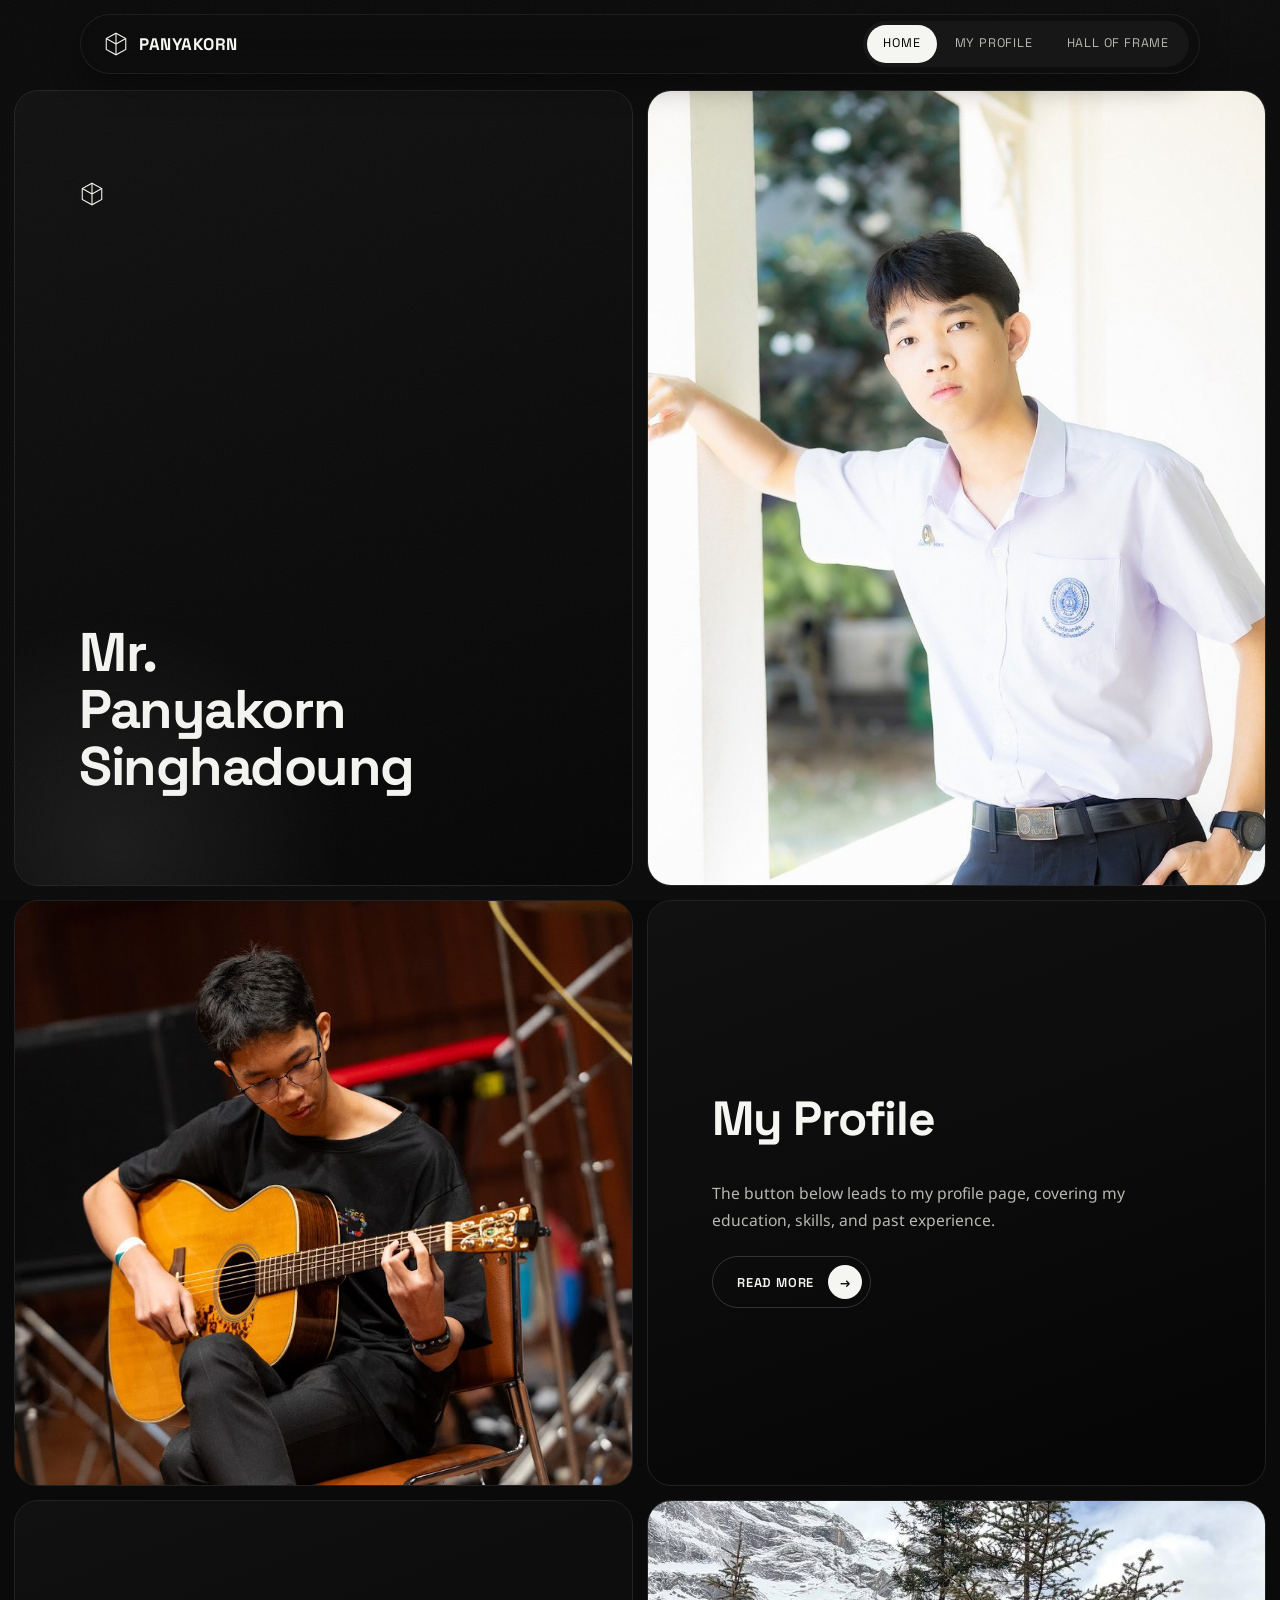
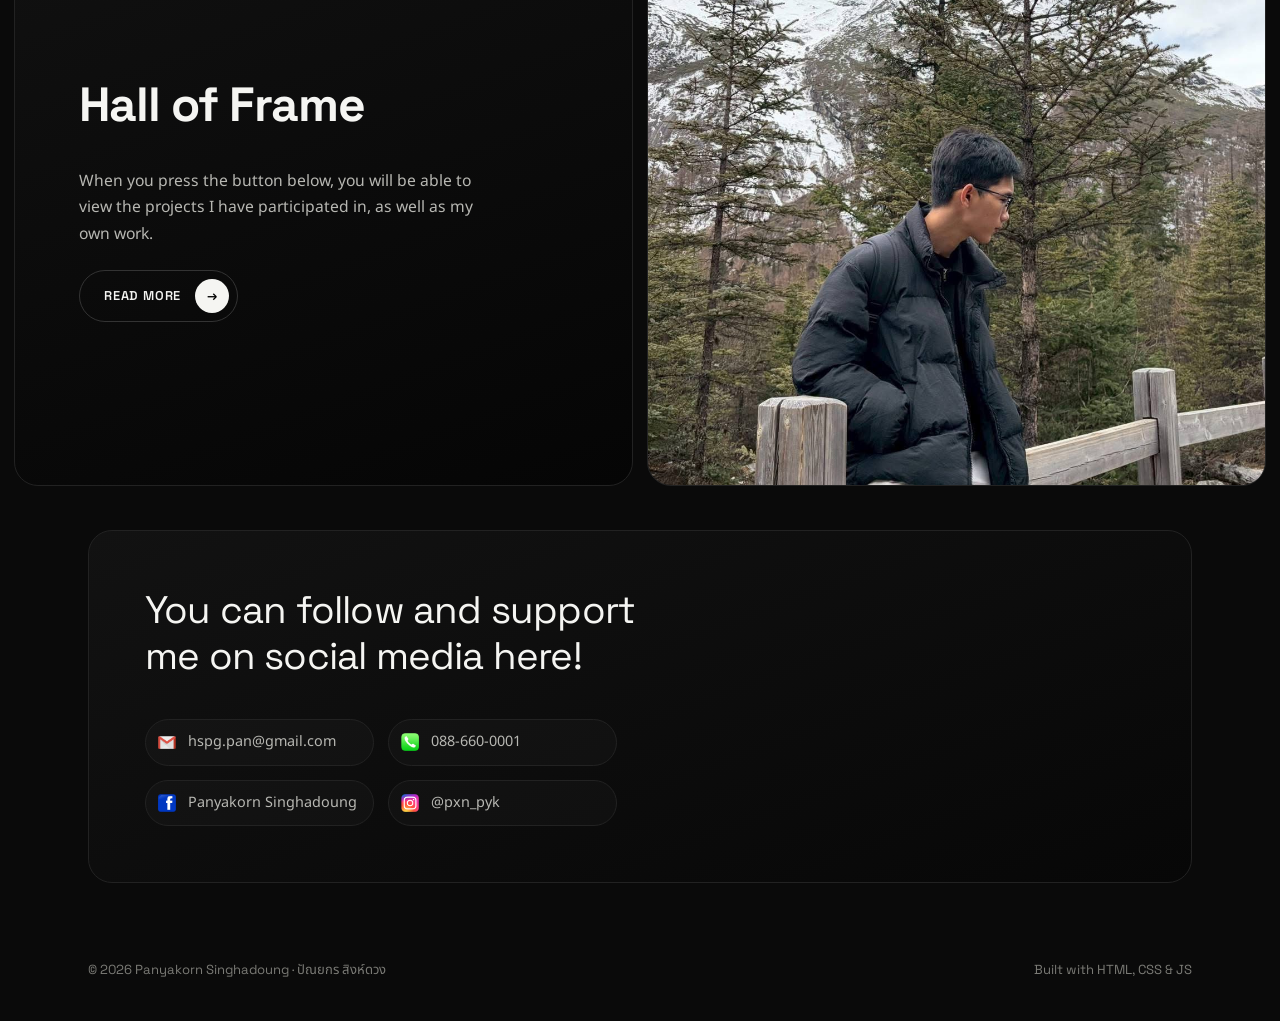
<file: index.html>
<!DOCTYPE html>
<html lang="en">
<head>
<meta charset="UTF-8">
<meta name="viewport" content="width=device-width, initial-scale=1.0">
<title>Panyakorn Singhadoung (ปัณยกร สิงห์ดวง) | Portfolio</title>
<meta name="description" content="พอร์ตโฟลิโอของ ปัณยกร สิงห์ดวง (Panyakorn Singhadoung) — ผลงานด้าน AI, Chatbot, หุ่นยนต์ และระบบสมองกลฝังตัว งานวิจัยระดับนานาชาติและรางวัลการแข่งขันหุ่นยนต์ระดับชาติ">

<!-- ===== SEO: บอก Google ว่าหน้านี้คือ "ที่อยู่จริง" ของเนื้อหานี้ =====
     กันกรณีมีคนลิงก์มาแบบ /index.html หรือมี ?อะไรต่อท้าย แล้ว Google นับเป็นคนละหน้า
     ⚠️ ทุกหน้าต้องชี้มาที่ URL ของ "ตัวเอง" ห้ามก๊อป URL ข้ามหน้ากัน
     ⚠️ project.html ตั้งใจไม่ใส่ เพราะหน้านั้นใช้ ?slug= แยกเป็นหลายผลงาน
        ถ้าใส่ canonical ไป ทุกผลงานจะถูกยุบรวมเหลือหน้าเดียวในสายตา Google -->
<link rel="canonical" href="https://panyakorn-pan.github.io/panyakorn-portfolio/">

<!-- ===== การ์ดพรีวิวตอนแชร์ลิงก์ (LINE / Facebook / Messenger / X) =====
     รูปการ์ดอยู่ที่ images/og-card.jpg (1200x630)
     ⚠️ og:image กับ og:url ต้องเป็น URL เต็มเสมอ ใส่ path สั้นๆ อย่าง "images/..." ไม่ได้
        ถ้าย้ายเว็บไปโดเมนอื่น ต้องแก้ URL ในบล็อกนี้ให้ครบทั้ง 4 ไฟล์ .html -->
<meta property="og:type" content="website">
<meta property="og:site_name" content="Panyakorn Singhadoung">
<meta property="og:locale" content="th_TH">
<meta property="og:url" content="https://panyakorn-pan.github.io/panyakorn-portfolio/">
<meta property="og:title" content="Panyakorn Singhadoung — Portfolio">
<meta property="og:description" content="นักพัฒนา AI, Chatbot และหุ่นยนต์อัตโนมัติ · ผลงานวิจัยระดับนานาชาติและรางวัลการแข่งขันหุ่นยนต์ระดับชาติ">
<meta property="og:image" content="https://panyakorn-pan.github.io/panyakorn-portfolio/images/og-card.jpg">
<meta property="og:image:width" content="1200">
<meta property="og:image:height" content="630">
<meta property="og:image:alt" content="Panyakorn Singhadoung">
<meta name="twitter:card" content="summary_large_image">
<meta name="twitter:title" content="Panyakorn Singhadoung — Portfolio">
<meta name="twitter:description" content="นักพัฒนา AI, Chatbot และหุ่นยนต์อัตโนมัติ · ผลงานวิจัยระดับนานาชาติและรางวัลการแข่งขันหุ่นยนต์ระดับชาติ">
<meta name="twitter:image" content="https://panyakorn-pan.github.io/panyakorn-portfolio/images/og-card.jpg">
<meta name="theme-color" content="#0a0a0a">

<!-- ===== ไอคอนเว็บ (favicon) =====
     ⚠️ ห้ามกลับไปใช้ href="data:image/svg+xml,..." อีก
        เบราว์เซอร์แสดงได้ก็จริง แต่ **Google ไม่รองรับ** พอบอตอ่านไม่ได้
        มันจะเอารูปลูกโลกสีฟ้าธรรมดามาแปะแทนในผลค้นหา (เคยเป็นมาแล้ว)
        ต้องเป็นไฟล์รูปจริงที่มี URL จริงเท่านั้น
     ไฟล์พวกนี้สร้างจากสคริปต์ ถ้าจะเปลี่ยนลาย ต้องสร้างใหม่ให้ครบทุกขนาด -->
<link rel="icon" href="favicon.ico" sizes="any">
<link rel="icon" type="image/png" sizes="192x192" href="images/favicon-192.png">
<link rel="icon" type="image/png" sizes="96x96" href="images/favicon-96.png">
<link rel="apple-touch-icon" href="images/apple-touch-icon.png">
<link rel="preconnect" href="https://fonts.googleapis.com">
<link rel="preconnect" href="https://fonts.gstatic.com" crossorigin>
<link href="https://fonts.googleapis.com/css2?family=Noto+Sans+Thai:wght@300;400;500;600;700&family=Space+Grotesk:wght@500;600;700&display=swap" rel="stylesheet">
<link rel="stylesheet" href="css/style.css?v=20">

<!-- ===== ข้อมูลตัวตนแบบที่ Google อ่านเข้าใจ (JSON-LD / schema.org) =====
     ก้อนนี้ไม่แสดงบนหน้าเว็บ คนเข้าเว็บมองไม่เห็น มีไว้ให้ Google อ่านอย่างเดียว
     หน้าที่ของมันคือบอกว่า "เว็บนี้เป็นของคนชื่อนี้" ไม่ใช่แค่หน้าเว็บลอยๆ
     ทำให้เวลาใครค้นชื่อ Google มั่นใจว่าตรงกับเว็บนี้จริง

     ⚠️ ถ้าแก้ ต้องเป็น JSON ที่ถูกไวยากรณ์เป๊ะ — ลืมคอมมา หรือใส่คอมมาเกินท้ายบรรทัดสุดท้าย
        Google จะทิ้งทั้งก้อนเงียบๆ ไม่มี error เตือน ตรวจได้ที่ search.google.com/test/rich-results
     ⚠️ ห้ามใส่เครื่องหมาย " ในข้อความ ถ้าจำเป็นให้ใช้ \" -->
<script type="application/ld+json">
{
  "@context": "https://schema.org",
  "@type": "Person",
  "name": "Panyakorn Singhadoung",
  "alternateName": ["ปัณยกร สิงห์ดวง", "Mr. Panyakorn Singhadoung"],
  "url": "https://panyakorn-pan.github.io/panyakorn-portfolio/",
  "image": "https://panyakorn-pan.github.io/panyakorn-portfolio/images/og-card.jpg",
  "description": "นักเรียนมัธยมสายหุ่นยนต์ AI และวิศวกรรม มีผลงานวิจัยระดับนานาชาติและรางวัลการแข่งขันหุ่นยนต์ระดับชาติ",
  "jobTitle": "Student — AI, Robotics & Embedded Systems",
  "nationality": "Thai",
  "knowsLanguage": ["th", "en", "de"],
  "knowsAbout": [
    "Artificial Intelligence",
    "Chatbot",
    "Retrieval-Augmented Generation",
    "Robotics",
    "Embedded Systems",
    "3D Printing"
  ],
  "sameAs": [
    "https://orcid.org/0009-0005-9931-9015",
    "https://github.com/panyakorn-pan",
    "https://instagram.com/pxn_pyk"
  ],
  "identifier": {
    "@type": "PropertyValue",
    "propertyID": "ORCID",
    "value": "https://orcid.org/0009-0005-9931-9015"
  },
  "mainEntityOfPage": "https://panyakorn-pan.github.io/panyakorn-portfolio/"
}
</script>

<!-- ===== บอก Google ว่า "ชื่อเว็บ" นี้คืออะไร =====
     เดิม Google เดาชื่อเว็บเองเป็น "GitHub Pages documentation" (เพราะเว็บอยู่บนโดเมน github.io
     ที่แชร์กับคนทั้งโลก) ซึ่งขึ้นเป็นบรรทัดบนสุดของผลค้นหา ดูเหมือนไม่ใช่เว็บของเรา
     ก้อนนี้คือสัญญาณที่ Google ใช้ตัดสินชื่อเว็บ แต่ **ไม่การันตี** ว่ามันจะเชื่อเรา
     ถ้าอยากคุมชื่อเว็บได้ 100% ต้องมีโดเมนของตัวเอง -->
<script type="application/ld+json">
{
  "@context": "https://schema.org",
  "@type": "WebSite",
  "name": "Panyakorn Singhadoung",
  "alternateName": "ปัณยกร สิงห์ดวง",
  "url": "https://panyakorn-pan.github.io/panyakorn-portfolio/"
}
</script>
</head>
<body>

<!-- ม่านเปลี่ยนหน้า — เปิดหน้ามาม่านจะจางหายเอง / กดลิงก์แล้วม่านจะกลับมาก่อนเปลี่ยนหน้า -->
<div class="page-curtain"></div>

<!-- ===== Navbar ===== -->
<header class="navbar" id="navbar">
  <div class="navbar__inner container">
    <a href="index.html" class="navbar__brand">
      <span class="logo-mark">
        <svg viewBox="0 0 48 48" fill="none" xmlns="http://www.w3.org/2000/svg" stroke="currentColor">
          <path d="M24 4L42 14V34L24 44L6 34V14L24 4Z" stroke-width="2"/>
          <path d="M24 4V24M24 24L42 14M24 24L6 14M24 24V44" stroke-width="2"/>
        </svg>
      </span>
      PANYAKORN
    </a>
    <nav class="navbar__nav" id="navMenu">
      <a href="index.html" class="nav-link active">Home</a>
      <a href="about.html" class="nav-link">My Profile</a>
      <a href="portfolio.html" class="nav-link">Hall of Frame</a>
    </nav>
    <button class="navbar__toggle" id="navToggle" aria-label="Open menu">
      <span></span><span></span><span></span>
    </button>
  </div>
</header>

<main>
  <!-- ===== Hero split block: name + photo ===== -->
  <section class="split-block">
    <!-- แต่ละบรรทัดของชื่อถูกครอบด้วย .line-mask (กรอบซ่อน) เพื่อให้ตัวหนังสือเลื่อนขึ้น
         มาจากใต้เส้นทีละบรรทัด — อนิเมชันทั้งหมดทำด้วย CSS ล้วน ไม่ต้องใช้ JS
         ถ้าจะแก้ข้อความชื่อ ให้แก้ข้างใน <span class="line-lg"> โดยคงโครง .line-mask ไว้ -->
    <div class="split-block__panel hero-panel">
      <span class="logo-mark hero-panel__logo">
        <svg viewBox="0 0 48 48" fill="none" xmlns="http://www.w3.org/2000/svg" stroke="currentColor">
          <path d="M24 4L42 14V34L24 44L6 34V14L24 4Z" stroke-width="2"/>
          <path d="M24 4V24M24 24L42 14M24 24L6 14M24 24V44" stroke-width="2"/>
        </svg>
      </span>
      <h1 class="hero-panel__name">
        <span class="line-mask"><span class="line-lg">Mr.</span></span>
        <span class="line-mask"><span class="line-lg">Panyakorn</span></span>
        <span class="line-mask"><span class="line-lg">Singhadoung</span></span>
      </h1>
    </div>
    <div class="split-block__media reveal">
      <img src="images/Home.jpg" alt="ปัณยกร สิงห์ดวง (Panyakorn Singhadoung)">
    </div>
  </section>

  <!-- ===== Preview block: My Profile ===== -->
  <section class="split-block">
    <div class="split-block__media reveal">
      <img src="images/Home1.jpg" alt="My Profile">
    </div>
    <div class="split-block__panel reveal">
      <h2 class="preview-panel__title">My Profile</h2>
      <p class="preview-panel__desc">
        The button below leads to my profile page, covering my education,
        skills, and past experience.
      </p>
      <a href="about.html" class="btn-outline">Read More <span class="arrow">→</span></a>
    </div>
  </section>

  <!-- ===== Preview block: Hall of Frame ===== -->
  <section class="split-block">
    <div class="split-block__panel reveal">
      <h2 class="preview-panel__title">Hall of Frame</h2>
      <p class="preview-panel__desc">
        When you press the button below, you will be able to view the projects
        I have participated in, as well as my own work.
      </p>
      <a href="portfolio.html" class="btn-outline">Read More <span class="arrow">→</span></a>
    </div>
    <div class="split-block__media reveal">
      <img src="images/Home2.jpg" alt="Hall of Frame">
    </div>
  </section>
</main>

<footer class="footer container">
  <div class="footer__top">
    <p class="footer__tagline reveal">
      You can follow and support me on social media here!
    </p>
    <div class="footer__contact reveal">
      <a href="mailto:hspg.pan@gmail.com" class="contact-item"><img class="contact-icon" src="images/icons/email.png" alt="">hspg.pan@gmail.com</a>
      <a href="tel:0886600001" class="contact-item"><img class="contact-icon" src="images/icons/phone.png" alt="">088-660-0001</a>
      <span class="contact-item"><img class="contact-icon" src="images/icons/facebook.png" alt="">Panyakorn Singhadoung</span>
      <a href="https://instagram.com/pxn_pyk" target="_blank" rel="noopener" class="contact-item"><img class="contact-icon" src="images/icons/instagram.png" alt="">@pxn_pyk</a>
    </div>
  </div>
  <div class="footer__bottom">
    <!-- ชื่อไทยตรงนี้ไม่ได้ใส่เพื่อความสวยงาม แต่ใส่เพื่อให้ Google เจอเวลาคนค้นชื่อภาษาไทย
         (Google เชื่อข้อความที่มองเห็นจริงบนหน้าเว็บ มากกว่าข้อความใน meta ที่ซ่อนอยู่) -->
    <span>© <span id="year"></span> Panyakorn Singhadoung · ปัณยกร สิงห์ดวง</span>
    <span>Built with HTML, CSS &amp; JS</span>
  </div>
</footer>

<a href="#" class="scroll-top" id="scrollTop" aria-label="Back to top">↑</a>

<script src="js/script.js?v=19"></script>
</body>
</html>
</file>
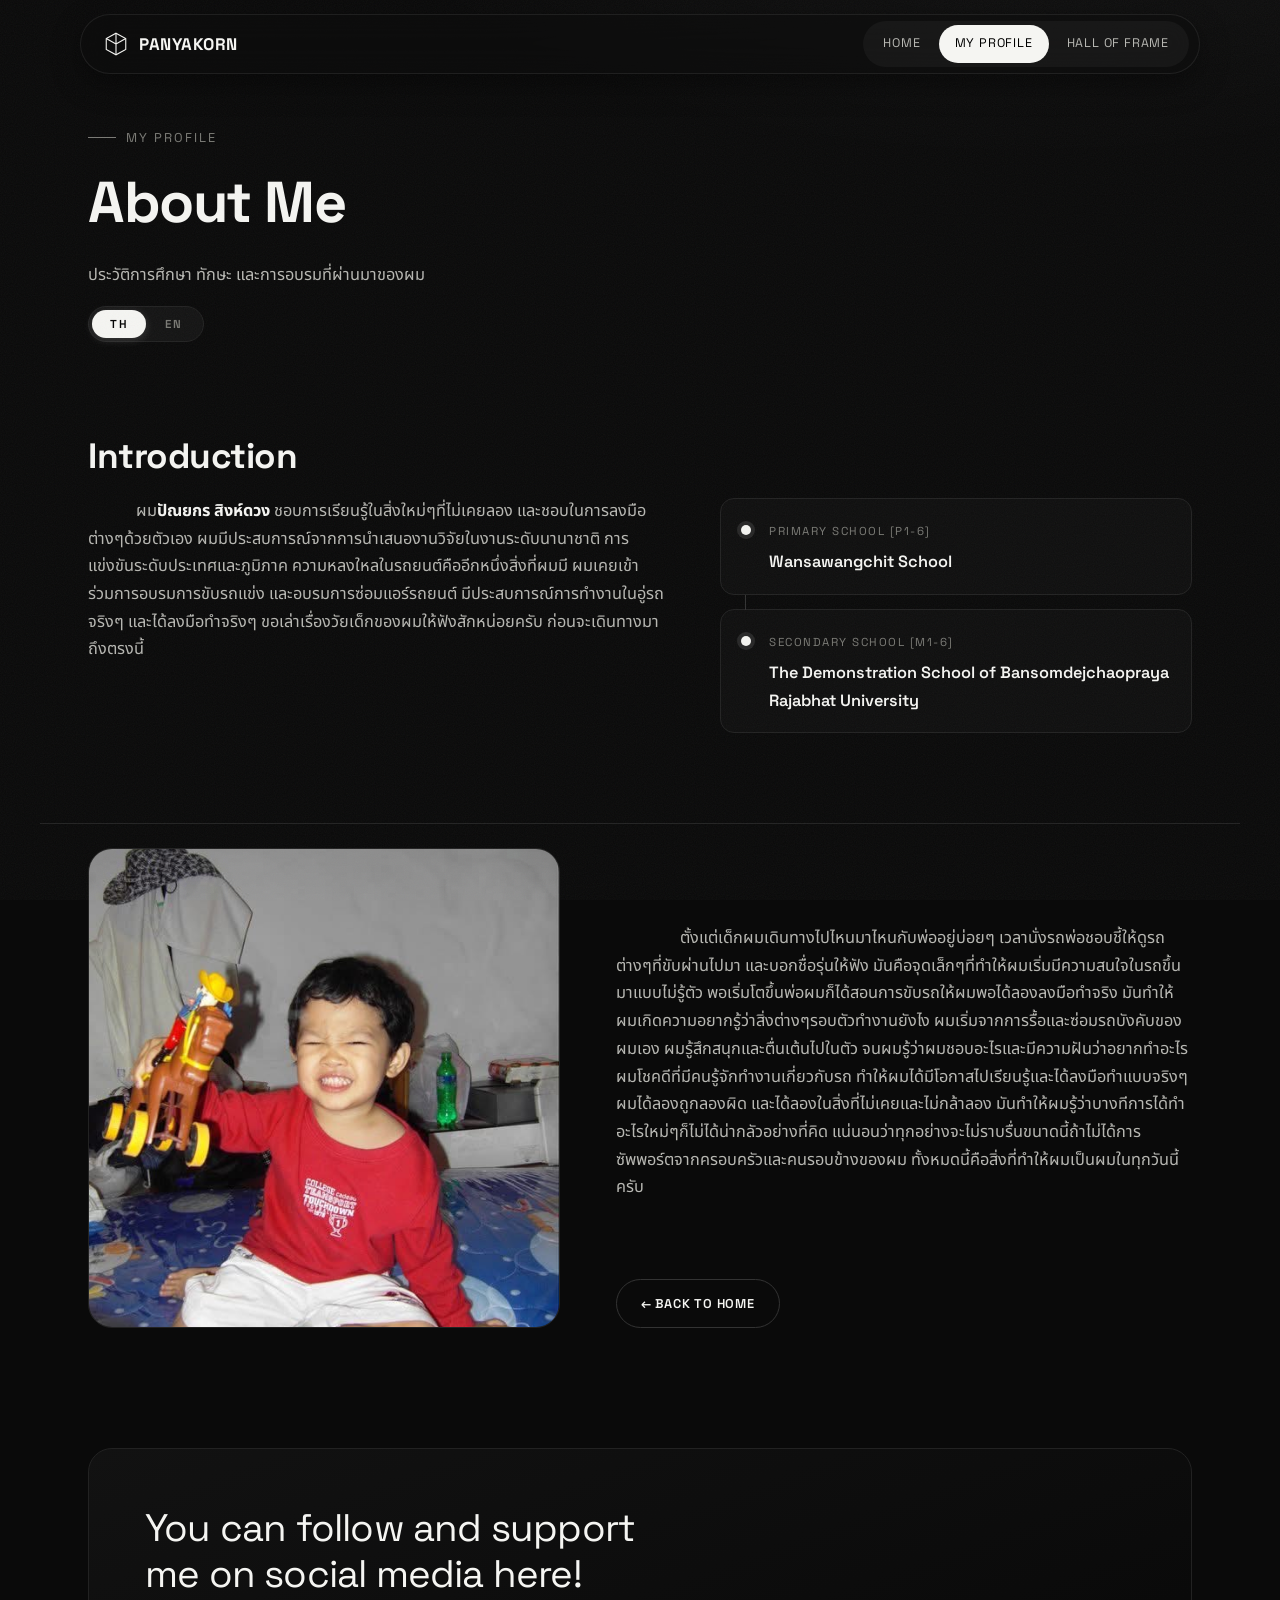
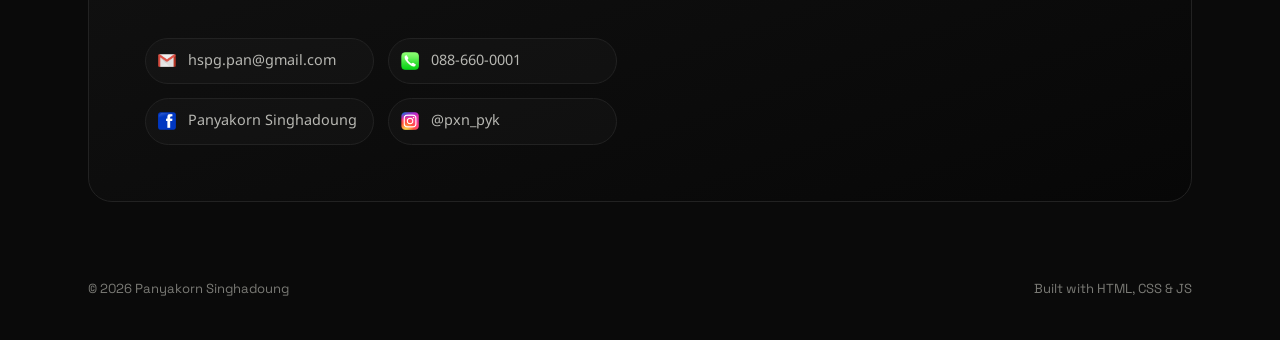
<file: about.html>
<!DOCTYPE html>
<!-- data-active-lang = ภาษาที่กำลังแสดงอยู่ ('th' หรือ 'en') — js/script.js เป็นคนสลับค่านี้ตอนกดปุ่ม
     ค่าที่ตั้งไว้ตรงนี้คือภาษาเริ่มต้นตอนเปิดหน้าครั้งแรก -->
<html lang="th" data-active-lang="th">
<head>
<meta charset="UTF-8">
<meta name="viewport" content="width=device-width, initial-scale=1.0">
<title>My Profile | Panyakorn Singhadoung</title>
<meta name="description" content="ประวัติการศึกษา ทักษะ และการอบรมของ ปัณยกร สิงห์ดวง (Panyakorn Singhadoung)">
<link rel="canonical" href="https://panyakorn-pan.github.io/panyakorn-portfolio/about.html">

<!-- ===== การ์ดพรีวิวตอนแชร์ลิงก์ (ดูคำอธิบายเต็มใน index.html) ===== -->
<meta property="og:type" content="profile">
<meta property="og:site_name" content="Panyakorn Singhadoung">
<meta property="og:locale" content="th_TH">
<meta property="og:url" content="https://panyakorn-pan.github.io/panyakorn-portfolio/about.html">
<meta property="og:title" content="About Me — Panyakorn Singhadoung">
<meta property="og:description" content="ประวัติส่วนตัว การศึกษา และเรื่องเล่าวัยเด็ก ก่อนจะมาเป็นนักพัฒนา AI และหุ่นยนต์">
<meta property="og:image" content="https://panyakorn-pan.github.io/panyakorn-portfolio/images/og-card.jpg?v=2">
<meta property="og:image:width" content="1200">
<meta property="og:image:height" content="630">
<meta property="og:image:alt" content="Panyakorn Singhadoung">
<meta name="twitter:card" content="summary_large_image">
<meta name="twitter:title" content="About Me — Panyakorn Singhadoung">
<meta name="twitter:description" content="ประวัติส่วนตัว การศึกษา และเรื่องเล่าวัยเด็ก ก่อนจะมาเป็นนักพัฒนา AI และหุ่นยนต์">
<meta name="twitter:image" content="https://panyakorn-pan.github.io/panyakorn-portfolio/images/og-card.jpg?v=2">
<meta name="theme-color" content="#0a0a0a">

<!-- ===== ไอคอนเว็บ (favicon) =====
     ⚠️ ห้ามกลับไปใช้ href="data:image/svg+xml,..." อีก
        เบราว์เซอร์แสดงได้ก็จริง แต่ **Google ไม่รองรับ** พอบอตอ่านไม่ได้
        มันจะเอารูปลูกโลกสีฟ้าธรรมดามาแปะแทนในผลค้นหา (เคยเป็นมาแล้ว)
        ต้องเป็นไฟล์รูปจริงที่มี URL จริงเท่านั้น
     ไฟล์พวกนี้สร้างจากสคริปต์ ถ้าจะเปลี่ยนลาย ต้องสร้างใหม่ให้ครบทุกขนาด -->
<link rel="icon" href="favicon.ico" sizes="any">
<link rel="icon" type="image/png" sizes="192x192" href="images/favicon-192.png">
<link rel="icon" type="image/png" sizes="96x96" href="images/favicon-96.png">
<link rel="apple-touch-icon" href="images/apple-touch-icon.png">
<link rel="preconnect" href="https://fonts.googleapis.com">
<link rel="preconnect" href="https://fonts.gstatic.com" crossorigin>
<link href="https://fonts.googleapis.com/css2?family=Noto+Sans+Thai:wght@300;400;500;600;700&family=Space+Grotesk:wght@500;600;700&display=swap" rel="stylesheet">
<link rel="stylesheet" href="css/style.css?v=20">
</head>
<body>

<!-- ม่านเปลี่ยนหน้า — เปิดหน้ามาม่านจะจางหายเอง / กดลิงก์แล้วม่านจะกลับมาก่อนเปลี่ยนหน้า -->
<div class="page-curtain"></div>

<header class="navbar" id="navbar">
  <div class="navbar__inner container">
    <a href="index.html" class="navbar__brand">
      <span class="logo-mark">
        <svg viewBox="0 0 48 48" fill="none" xmlns="http://www.w3.org/2000/svg" stroke="currentColor">
          <path d="M24 4L42 14V34L24 44L6 34V14L24 4Z" stroke-width="2"/>
          <path d="M24 4V24M24 24L42 14M24 24L6 14M24 24V44" stroke-width="2"/>
        </svg>
      </span>
      PANYAKORN
    </a>
    <nav class="navbar__nav" id="navMenu">
      <a href="index.html" class="nav-link">Home</a>
      <a href="about.html" class="nav-link active">My Profile</a>
      <a href="portfolio.html" class="nav-link">Hall of Frame</a>
    </nav>
    <button class="navbar__toggle" id="navToggle" aria-label="เปิดเมนู">
      <span></span><span></span><span></span>
    </button>
  </div>
</header>

<main>
  <div class="container page-header page-header--tight">
    <p class="page-header__eyebrow reveal">My Profile</p>
    <h1 class="page-header__title reveal">About Me</h1>
    <p class="page-header__desc reveal" data-lang="th">
      ประวัติการศึกษา ทักษะ และการอบรมที่ผ่านมาของผม
    </p>
    <p class="page-header__desc reveal" data-lang="en">
      My education, skills, and the training I've been through
    </p>

    <!-- ปุ่มเปลี่ยนภาษา TH / EN -->
    <div class="lang-switch reveal" id="langSwitch">
      <button type="button" class="lang-btn" data-set-lang="th">TH</button>
      <button type="button" class="lang-btn" data-set-lang="en">EN</button>
    </div>
  </div>

  <!-- About -->
  <section id="about" class="container section">
    <h2 class="section__title reveal">Introduction</h2>
    <div class="about__grid">
      <p class="about__text reveal" data-lang="th">
        &emsp;&emsp;&emsp;ผม<strong>ปัณยกร สิงห์ดวง</strong> ชอบการเรียนรู้ในสิ่งใหม่ๆที่ไม่เคยลอง และชอบในการลงมือต่างๆด้วยตัวเอง
        ผมมีประสบการณ์จากการนำเสนองานวิจัยในงานระดับนานาชาติ การแข่งขันระดับประเทศและภูมิภาค
        ความหลงใหลในรถยนต์คืออีกหนึ่งสิ่งที่ผมมี ผมเคยเข้าร่วมการอบรมการขับรถแข่ง และอบรมการซ่อมแอร์รถยนต์
        มีประสบการณ์การทำงานในอู่รถจริงๆ และได้ลงมือทำจริงๆ ขอเล่าเรื่องวัยเด็กของผมให้ฟังสักหน่อยครับ ก่อนจะเดินทางมาถึงตรงนี้
      </p>
      <p class="about__text reveal" data-lang="en">
        &emsp;&emsp;&emsp;I'm <strong>Panyakorn Singhadoung</strong>. I love learning things I've never tried before,
        and I enjoy getting hands-on with everything myself. I have experience presenting research at international
        conferences, as well as competing at national and regional levels. A passion for cars is another part of who
        I am — I've attended race driving training and automotive air conditioning repair training, and I've worked
        hands-on in a real garage. Let me tell you a little about my childhood, before I arrived where I am today.
      </p>

      <div class="edu-timeline reveal">
        <div class="edu-item">
          <div class="edu-dot"></div>
          <div class="edu-info">
            <span class="edu-level">Primary School [P1-6]</span>
            <h4>Wansawangchit School</h4>
          </div>
        </div>
        <div class="edu-item">
          <div class="edu-dot"></div>
          <div class="edu-info">
            <span class="edu-level">Secondary School [M1-6]</span>
            <h4>The Demonstration School of Bansomdejchaopraya Rajabhat University</h4>
          </div>
        </div>
      </div>
    </div>
  </section>

  <!-- Childhood story -->
  <section id="childhood" class="container section">
    <div class="childhood__grid">
      <div class="childhood__media reveal">
        <img src="images/Auto-slide/1.jpg" alt="Panyakorn's childhood" class="childhood-slide is-active">
        <img src="images/Auto-slide/2.jpg" alt="Panyakorn's childhood" class="childhood-slide">
      </div>
      <!-- คอลัมน์ขวา: ข้อความอยู่กลาง + ปุ่มปักไว้ก้นคอลัมน์
           คอลัมน์นี้สูงเท่ารูปทางซ้าย ปุ่มจึงอยู่ระดับเดียวกับขอบล่างของรูปพอดี -->
      <div class="childhood__col">
      <p class="childhood__text reveal" data-lang="th">
        &emsp;&emsp;&emsp;&emsp;ตั้งแต่เด็กผมเดินทางไปไหนมาไหนกับพ่ออยู่บ่อยๆ เวลานั่งรถพ่อชอบชี้ให้ดูรถต่างๆที่ขับผ่านไปมา และบอกชื่อรุ่นให้ฟัง
        มันคือจุดเล็กๆที่ทำให้ผมเริ่มมีความสนใจในรถขึ้นมาแบบไม่รู้ตัว พอเริ่มโตขึ้นพ่อผมก็ได้สอนการขับรถให้ผมพอได้ลองลงมือทำจริง
        มันทำให้ผมเกิดความอยากรู้ว่าสิ่งต่างๆรอบตัวทำงานยังไง ผมเริ่มจากการรื้อและซ่อมรถบังคับของผมเอง ผมรู้สึกสนุกและตื่นเต้นไปในตัว
        จนผมรู้ว่าผมชอบอะไรและมีความฝันว่าอยากทำอะไร ผมโชคดีที่มีคนรู้จักทำงานเกี่ยวกับรถ ทำให้ผมได้มีโอกาสไปเรียนรู้และได้ลงมือทำแบบจริงๆ
        ผมได้ลองถูกลองผิด และได้ลองในสิ่งที่ไม่เคยและไม่กล้าลอง มันทำให้ผมรู้ว่าบางทีการได้ทำอะไรใหม่ๆก็ไม่ได้น่ากลัวอย่างที่คิด
        แน่นอนว่าทุกอย่างจะไม่ราบรื่นขนาดนี้ถ้าไม่ได้การซัพพอร์ตจากครอบครัวและคนรอบข้างของผม ทั้งหมดนี้คือสิ่งที่ทำให้ผมเป็นผมในทุกวันนี้ครับ
      </p>
      <p class="childhood__text reveal" data-lang="en">
        &emsp;&emsp;&emsp;&emsp;Ever since I was little, I often travelled around with my dad. While riding in the car,
        he liked to point out the cars passing by and tell me their model names. That was the small spark that got me
        interested in cars without even realising it. As I grew older, my dad taught me how to drive, giving me the
        chance to actually try it hands-on. It made me curious about how the things around me work. I started by taking
        apart and repairing my own RC cars — I found it fun and exciting at the same time. That's how I came to know
        what I love and what I dream of doing. I was lucky to know people who work with cars, which gave me the chance
        to learn and get real hands-on experience. I got to try, make mistakes, and attempt things I had never done or
        never dared to do. It taught me that trying something new isn't always as scary as it seems. Of course, none of
        this would have gone so smoothly without the support of my family and the people around me. All of this is what
        has made me who I am today.
      </p>

        <a href="index.html" class="btn-outline about-back-btn">← Back to Home</a>
      </div>
    </div>
  </section>
</main>

<footer class="footer container">
  <div class="footer__top">
    <p class="footer__tagline reveal">
      You can follow and support me on social media here!
    </p>
    <div class="footer__contact reveal">
      <a href="mailto:hspg.pan@gmail.com" class="contact-item"><img class="contact-icon" src="images/icons/email.png" alt="">hspg.pan@gmail.com</a>
      <a href="tel:0886600001" class="contact-item"><img class="contact-icon" src="images/icons/phone.png" alt="">088-660-0001</a>
      <span class="contact-item"><img class="contact-icon" src="images/icons/facebook.png" alt="">Panyakorn Singhadoung</span>
      <a href="https://instagram.com/pxn_pyk" target="_blank" rel="noopener" class="contact-item"><img class="contact-icon" src="images/icons/instagram.png" alt="">@pxn_pyk</a>
    </div>
  </div>
  <div class="footer__bottom">
    <span>© <span id="year"></span> Panyakorn Singhadoung</span>
    <span>Built with HTML, CSS &amp; JS</span>
  </div>
</footer>

<a href="#" class="scroll-top" id="scrollTop" aria-label="กลับขึ้นบนสุด">↑</a>

<script src="js/script.js?v=19"></script>
</body>
</html>
</file>
<file: css/style.css>
/* ==========================================================================
   Panyakorn Singhadoung — Portfolio
   Theme: Monochrome / Photo-block (inspired by user's Canva concept)
   ========================================================================== */

:root {
  --bg: #0a0a0a;
  --panel: #000000;
  --surface: #141414;
  --surface-2: #1c1c1c;
  --border: #2a2a2a;
  --text: #f5f5f2;
  --text-dim: #b7b7b2;
  --text-faint: #7a7a75;
  /* สีเน้น "สีเดียว" ของทั้งเว็บ ใช้กับปุ่มลิงก์ไปสำนักพิมพ์ (ปุ่ม DOI) เท่านั้น
     เป็นสีน้ำเงิน IEEE (#00629b) ที่ทำให้สว่างขึ้นเพื่อให้อ่านออกบนพื้นดำ
     (สีต้นฉบับเข้มเกินไป วางบนพื้น #0a0a0a แล้วแทบมองไม่เห็น)
     ⚠️ ธีมเว็บนี้คือขาวดำล้วน ถ้าจะเพิ่มสีเน้นอื่นอีก ให้คิดให้ดีก่อน */
  --accent: #4f9fd4;
  --radius: 4px;
  --font-head: 'Space Grotesk', 'Noto Sans Thai', sans-serif;
  --font-body: 'Noto Sans Thai', sans-serif;
}

* { margin: 0; padding: 0; box-sizing: border-box; }

html { scroll-behavior: smooth; }

body {
  background: var(--bg);
  color: var(--text);
  font-family: var(--font-body);
  line-height: 1.7;
  overflow-x: hidden;
}

.container {
  width: 100%;
  max-width: 1200px;
  margin: 0 auto;
  /* ระยะขอบซ้าย-ขวา ปรับตามขนาดจอเอง: มือถือ 20px / แท็บเล็ต-คอมค่อยๆ กว้างขึ้น / สูงสุด 48px
     ⚠️ คลาสอื่นที่ใช้คู่กับ .container (เช่น .section .page-header .footer)
        ห้ามเขียน padding แบบย่อ เช่น "90px 0" เพราะจะไปล้างระยะขอบนี้ทิ้ง
        ทำให้เนื้อหาชิดขอบจอ ให้ใช้ padding-top / padding-bottom แยกเสมอ */
  padding: 0 clamp(20px, 4vw, 48px);
}

img { max-width: 100%; display: block; }
a { color: inherit; text-decoration: none; }

/* ---------- Logo mark ---------- */
.logo-mark {
  width: 26px;
  height: 26px;
  flex-shrink: 0;
}
.logo-mark svg { width: 100%; height: 100%; }

/* ---------- Navbar ---------- */
.navbar {
  position: fixed;
  top: 0; left: 0; right: 0;
  z-index: 100;
  background: rgba(10, 10, 10, 0);
  border-bottom: 1px solid transparent;
  transition: border-color .3s ease, background .3s ease;
}
.navbar.scrolled {
  border-bottom-color: var(--border);
  background: rgba(10, 10, 10, 0.92);
  backdrop-filter: blur(8px);
}
.navbar__inner {
  display: flex;
  align-items: center;
  justify-content: space-between;
  height: 76px;
}
.navbar__brand {
  display: flex;
  align-items: center;
  gap: 10px;
  font-family: var(--font-head);
  font-weight: 700;
  font-size: 1.05rem;
  letter-spacing: 0.5px;
  color: var(--text);
}
.navbar__nav {
  display: flex;
  gap: 6px;
}
.nav-link {
  font-family: var(--font-head);
  font-size: 0.85rem;
  letter-spacing: 0.5px;
  text-transform: uppercase;
  color: var(--text-dim);
  padding: 10px 16px;
  transition: color .2s ease;
  position: relative;
}
.nav-link::after {
  content: '';
  position: absolute;
  left: 16px; right: 16px; bottom: 6px;
  height: 1px;
  background: var(--text);
  transform: scaleX(0);
  transform-origin: left;
  transition: transform .25s ease;
}
.nav-link:hover { color: var(--text); }
.nav-link:hover::after { transform: scaleX(1); }
.nav-link.active { color: var(--text); }
.nav-link.active::after { transform: scaleX(1); }

/* ปุ่มขีดสามขีด (โผล่เฉพาะจอมือถือ)
   ไม่ใส่กรอบสี่เหลี่ยม เพราะกรอบสี var(--border) จางเกินบนพื้นดำ
   จนเห็นเป็นสี่เหลี่ยมมัวๆ แล้วเส้นบางๆ ข้างในกลืนหายไป
   เอาแค่ 3 ขีดขาวหนาชัดๆ อ่านง่ายกว่าบนจอมือถือความละเอียดสูง */
.navbar__toggle {
  display: none;
  flex-direction: column;
  align-items: center;
  justify-content: center;
  gap: 6px;
  width: 44px;          /* พื้นที่กดขนาดมาตรฐานสำหรับนิ้ว */
  height: 44px;
  padding: 0;
  background: transparent;
  border: none;
  cursor: pointer;
}
.navbar__toggle span {
  display: block;
  width: 26px;
  height: 3px;
  border-radius: 2px;
  background: var(--text);
  transition: transform .25s ease, opacity .25s ease;
}
/* ตอนเปิดเมนู 3 ขีดพับเป็นกากบาท — 9px = ความสูงเส้น 3px + ระยะห่าง 6px
   ถ้าแก้ height หรือ gap ด้านบน ต้องแก้เลข 9px นี้ให้ตรงกันด้วย */
.navbar__toggle.open span:nth-child(1) { transform: translateY(9px) rotate(45deg); }
.navbar__toggle.open span:nth-child(2) { opacity: 0; }
.navbar__toggle.open span:nth-child(3) { transform: translateY(-9px) rotate(-45deg); }

/* ---------- Buttons ---------- */
.btn-outline {
  display: inline-flex;
  align-items: center;
  gap: 10px;
  padding: 13px 24px;
  border: 1px solid var(--text);
  border-radius: var(--radius);
  font-family: var(--font-head);
  font-size: 0.8rem;
  letter-spacing: 1px;
  text-transform: uppercase;
  font-weight: 600;
  color: var(--text);
  background: transparent;
  transition: background .2s ease, color .2s ease;
  width: fit-content;
}
.btn-outline:hover { background: var(--text); color: #000; }
.btn-outline .arrow { transition: transform .2s ease; }
.btn-outline:hover .arrow { transform: translateX(4px); }

.btn-solid {
  display: inline-flex;
  align-items: center;
  gap: 10px;
  padding: 13px 26px;
  border-radius: var(--radius);
  font-family: var(--font-head);
  font-size: 0.8rem;
  letter-spacing: 1px;
  text-transform: uppercase;
  font-weight: 600;
  background: var(--text);
  color: #000;
  transition: opacity .2s ease;
  width: fit-content;
}
.btn-solid:hover { opacity: 0.8; }
.btn-solid .arrow { transition: transform .2s ease; }
.btn-solid:hover .arrow { transform: translate(3px, -3px); }

/* ---------- Page header (for sub-pages) ---------- */
.page-header {
  /* แยก top/bottom ไม่ใช้แบบย่อ เพื่อไม่ให้ไปล้างระยะขอบซ้าย-ขวาของ .container */
  padding-top: 160px;
  padding-bottom: 60px;
}
.page-header--center {
  text-align: center;
}
.page-header--center .page-header__desc {
  margin-left: auto;
  margin-right: auto;
  max-width: none;
  white-space: nowrap;
  font-size: clamp(0.62rem, 2.7vw, 1.02rem);
}
.page-header--center .page-header__title {
  font-size: clamp(2.6rem, 7.5vw, 4.6rem);
}
.page-header__eyebrow {
  font-family: var(--font-head);
  font-size: 0.8rem;
  letter-spacing: 2px;
  text-transform: uppercase;
  color: var(--text-faint);
  margin-bottom: 16px;
}
.page-header__title {
  font-family: var(--font-head);
  font-weight: 700;
  font-size: clamp(2.2rem, 6vw, 3.6rem);
  margin-bottom: 20px;
}
.page-header__desc {
  color: var(--text-dim);
  max-width: 620px;
  font-size: 1.02rem;
}

/* ---------- Language switch (TH / EN) ---------- */
.lang-switch {
  display: inline-flex;
  gap: 1px;
  margin-top: 24px;
  border: 1px solid var(--border);
  border-radius: 999px;
  padding: 3px;
  background: var(--surface);
}
.lang-btn {
  font-family: var(--font-head);
  font-size: 0.72rem;
  letter-spacing: 1.5px;
  font-weight: 600;
  padding: 7px 18px;
  border: none;
  border-radius: 999px;
  background: transparent;
  color: var(--text-faint);
  cursor: pointer;
  transition: background .2s ease, color .2s ease;
}
.lang-btn:hover { color: var(--text); }
.lang-btn.active { background: var(--text); color: #000; }
/* ในหน้ารายละเอียดผลงาน ปุ่มอยู่บนสุดของคอลัมน์ขวาอยู่แล้ว ไม่ต้องเว้นบนซ้ำ */
.project-detail__info .lang-switch { margin-top: 0; align-self: flex-start; }
/* ---- การซ่อน/แสดงข้อความตามภาษา ----
   คุมด้วย CSS ล้วน โดยอ่านจาก data-active-lang ที่แท็ก <html>
   ทำแบบนี้เพราะ: ถ้ารอให้ JS มาซ่อน แล้ว JS โหลดช้าหรือเบราว์เซอร์ยังใช้ไฟล์เก่าที่แคชไว้
   ข้อความจะโผล่ทั้ง 2 ภาษาพร้อมกัน (อาการ "รวน") — วิธีนี้ซ่อนไว้ตั้งแต่แรกเสมอ ไม่ต้องรอ JS */
[data-lang] { display: none; }
html[data-active-lang="th"] [data-lang="th"] { display: block; }
html[data-active-lang="en"] [data-lang="en"] { display: block; }
/* ลดระยะห่างระหว่างปุ่มเปลี่ยนภาษา กับหัวข้อ Introduction ที่อยู่ถัดลงมา
   (เจาะจงเฉพาะ #about ในหน้า My Profile — ไม่กระทบ section อื่นในเว็บ) */
#about { padding-top: 24px; }

/* หัวข้อบนสุดแบบกระชับ (ใช้เฉพาะหน้า My Profile) — ขยับขึ้นบน + ลดช่องไฟระหว่างบรรทัด
   ไม่กระทบหน้า Hall of Frame กับหน้ารายละเอียดผลงาน ที่ใช้ .page-header ปกติ */
.page-header--tight { padding-top: 120px; }
.page-header--tight .page-header__eyebrow { margin-bottom: 6px; }
.page-header--tight .page-header__title { margin-bottom: 10px; }
.page-header--tight .lang-switch { margin-top: 16px; }

/* ---------- Split block (hero / preview rows) ---------- */
.split-block {
  display: grid;
  grid-template-columns: 1fr 1fr;
  min-height: 560px;
  border-bottom: 1px solid var(--border);
}
.split-block__panel {
  background: var(--panel);
  padding: 90px 64px;
  display: flex;
  flex-direction: column;
  justify-content: center;
  gap: 22px;
}
.split-block__media {
  position: relative;
  overflow: hidden;
  background: var(--surface);
  min-height: 320px;
}
.split-block__media img {
  position: absolute;
  inset: 0;
  width: 100%;
  height: 100%;
  object-fit: cover;
}

.media-placeholder {
  position: absolute;
  inset: 0;
  display: flex;
  flex-direction: column;
  align-items: center;
  justify-content: center;
  gap: 14px;
  text-align: center;
  padding: 24px;
  color: var(--text-faint);
  background:
    repeating-linear-gradient(135deg, var(--surface), var(--surface) 18px, var(--surface-2) 18px, var(--surface-2) 36px);
}
.media-placeholder svg { width: 46px; height: 46px; opacity: 0.5; }
.media-placeholder p {
  font-size: 0.78rem;
  line-height: 1.6;
  max-width: 260px;
  font-family: var(--font-head);
  letter-spacing: 0.3px;
}

/* Hero-specific */
.hero-panel__logo { margin-bottom: auto; }
.hero-panel__name {
  font-family: var(--font-head);
  line-height: 1.05;
}
.hero-panel__name .line-sm {
  display: block;
  font-size: clamp(1.1rem, 2.2vw, 1.5rem);
  font-weight: 500;
  color: var(--text-dim);
  margin-bottom: 6px;
}
.hero-panel__name .line-lg {
  display: block;
  font-size: clamp(2.1rem, 5.2vw, 3.4rem);
  font-weight: 700;
}

/* ---- ชื่อบนหน้าแรกเลื่อนขึ้นมาทีละบรรทัด ----
   .line-mask = กรอบซ่อน ตัวหนังสือข้างในเริ่มจากใต้กรอบแล้วเลื่อนขึ้นมา
   ทำด้วย CSS animation ล้วน (ไม่ใช้ JS) ถ้า JS พังอนิเมชันก็ยังทำงาน
   padding/margin-bottom เผื่อที่ให้หางตัว y กับ g ไม่ถูกกรอบตัดขาด */
.line-mask {
  display: block;
  overflow: hidden;
  /* เผื่อที่ให้หางตัว y / g ไม่ถูกกรอบตัด (line-height 1.05 แคบกว่าความสูงหมึกจริงของฟอนต์)
     margin-bottom ติดลบเท่ากัน เพื่อหักระยะคืน ระยะห่างระหว่างบรรทัดจึงไม่เปลี่ยน */
  padding-bottom: 0.26em;
  margin-bottom: -0.26em;
}
.line-mask > .line-lg {
  animation: lineUp 1.15s cubic-bezier(.16, 1, .3, 1) both;
}
/* หน่วงเวลาไล่กันทีละบรรทัด = จังหวะแบบม่านเปิด
   เว้นห่างกัน 0.15s ยิ่งห่างยิ่งเห็นชัดว่ามาทีละบรรทัด (แต่ถ้าห่างเกินจะรู้สึกอืด) */
.line-mask:nth-child(1) > .line-lg { animation-delay: .35s; }
.line-mask:nth-child(2) > .line-lg { animation-delay: .50s; }
.line-mask:nth-child(3) > .line-lg { animation-delay: .65s; }
@keyframes lineUp {
  /* 130% ไม่ใช่ 110% — เพราะกรอบถูกขยายลงมาด้วย padding-bottom ด้านบน
     ถ้าดันลงน้อยกว่านี้ หัวตัวอักษรจะโผล่เป็นเส้นบางๆ ให้เห็นก่อนอนิเมชันเริ่ม */
  from { transform: translateY(130%); }
  to   { transform: translateY(0); }
}
/* โลโก้กับรูปค่อยๆ จางเข้ามาก่อนชื่อเล็กน้อย */
.hero-panel .hero-panel__logo {
  animation: fadeIn .8s ease .12s both;
}
@keyframes fadeIn {
  from { opacity: 0; }
  to   { opacity: 1; }
}
.hero-panel__tagline {
  color: var(--text-dim);
  font-size: 0.95rem;
  max-width: 420px;
}

/* Preview block text */
.preview-panel__title {
  font-family: var(--font-head);
  font-weight: 700;
  font-size: clamp(1.8rem, 4vw, 2.6rem);
}
.preview-panel__desc {
  color: var(--text-dim);
  font-size: 0.98rem;
  max-width: 420px;
}

/* ---------- Section shared ---------- */
.section { padding-top: 90px; padding-bottom: 90px; border-bottom: 1px solid var(--border); }
.section:last-of-type { border-bottom: none; }
.section__title {
  font-family: var(--font-head);
  font-weight: 700;
  font-size: clamp(1.6rem, 3vw, 2.2rem);
  margin-bottom: 12px;
}
.section__subtitle {
  color: var(--text-dim);
  margin-bottom: 44px;
  max-width: 640px;
}

/* ---------- About page ---------- */
.about__grid {
  display: grid;
  grid-template-columns: 1.1fr 0.9fr;
  gap: 56px;
  align-items: start;
}
.about__text { color: var(--text-dim); font-size: 1.02rem; }
.about__text strong { color: var(--text); }

.edu-timeline { display: flex; flex-direction: column; gap: 22px; }
.edu-item { display: flex; gap: 16px; align-items: flex-start; }
.edu-dot {
  width: 10px; height: 10px;
  margin-top: 7px;
  border: 1px solid var(--text);
  flex-shrink: 0;
}
.edu-level {
  font-family: var(--font-head);
  font-size: 0.72rem;
  color: var(--text-faint);
  text-transform: uppercase;
  letter-spacing: 1.5px;
}
.edu-info h4 { font-size: 1.02rem; margin-top: 4px; color: var(--text); font-weight: 600; font-family: var(--font-head); }

/* Childhood story */
#childhood { padding-top: 24px; }
.childhood__grid {
  display: grid;
  grid-template-columns: 0.9fr 1.1fr;
  gap: 56px;
  align-items: center;
}
.childhood__media {
  position: relative;
  overflow: hidden;
  background: var(--surface);
  min-height: 480px;
  border-radius: var(--radius);
}
.childhood__media img {
  position: absolute;
  inset: 0;
  width: 100%;
  height: 100%;
  object-fit: cover;
}
.childhood__media .childhood-slide {
  opacity: 0;
  transition: opacity 1.4s ease;
}
.childhood__media .childhood-slide.is-active {
  opacity: 1;
}
.childhood__text { color: var(--text-dim); font-size: 1.02rem; }

/* ---------- Portfolio / Hall of Frame ---------- */
.portfolio__filters {
  display: flex;
  flex-wrap: wrap;
  gap: 10px;
  margin-bottom: 32px;
}
.filter-pill {
  font-family: var(--font-head);
  font-size: 0.78rem;
  letter-spacing: 1px;
  text-transform: uppercase;
  font-weight: 600;
  padding: 10px 20px;
  border-radius: 999px;
  border: 1px solid var(--border);
  background: transparent;
  color: var(--text-dim);
  cursor: pointer;
  transition: background .2s ease, color .2s ease, border-color .2s ease;
}
.filter-pill:hover { border-color: var(--text); color: var(--text); }
.filter-pill.active { background: var(--text); color: #000; border-color: var(--text); }
.project-card.is-hidden { display: none; }
.portfolio__grid {
  display: grid;
  grid-template-columns: repeat(2, 1fr);
  gap: 1px;
  background: var(--border);
  border: 1px solid var(--border);
}

/* ---------- โหมดช็อป: ใช้เฉพาะหน้า My Work ----------
   Hall of Frame ใช้การ์ดใหญ่ 2 คอลัมน์ติดกันเป็นตาราง เหมือนนิตยสาร
   ส่วนหน้า My Work อยากได้ฟีลเลือกซื้อของ เลยต้องคนละแบบ:
     4 คอลัมน์      = เห็นของเยอะๆ ในตาเดียว กวาดตาเลือกได้เร็ว
     มีช่องไฟจริง   = การ์ดดูเป็น "สินค้าแยกชิ้น" ไม่ใช่ตารางผืนเดียว
     รูปจัตุรัส 1:1  = สัดส่วนมาตรฐานของรูปสินค้า วางเรียงแล้วเป็นระเบียบ

   ⚠️ เขียนชื่อคลาสซ้อนกันสองตัว (.portfolio__grid.portfolio__grid--shop) โดยตั้งใจ
      เพื่อให้ค่าความจำเพาะสูงกว่ากฎของ .portfolio__grid เฉยๆ
      ไม่งั้นกฎ 1 คอลัมน์ในจอเล็กด้านล่างไฟล์จะมาทับ แล้วหน้านี้จะเหลือคอลัมน์เดียว */
.portfolio__grid.portfolio__grid--shop {
  grid-template-columns: repeat(4, 1fr);
  gap: 14px;
  background: none;
  border: 0;
}
.portfolio__grid--shop .project-card {
  border: 1px solid var(--border);
  border-radius: var(--radius);
  overflow: hidden;
}
/* กรอบ 4:3 ต้องตรงกับ TARGET_RATIO ใน tools/prep_part_photos.py
   ถ้าเปลี่ยนตรงนี้ ต้องไปเปลี่ยนในสคริปต์แล้วรันจัดรูปใหม่ด้วย ไม่งั้นจะเหลือขอบขาวไม่เท่ากัน
   (เลือก 4:3 แทนจัตุรัส เพราะชิ้นส่วนภายในรถส่วนใหญ่เป็นทรงแนวนอน) */
.portfolio__grid--shop .project-thumb { aspect-ratio: 4 / 3; }
/* การ์ดแคบลง ตัวหนังสือกับระยะขอบต้องย่อตาม ไม่งั้นดูอึดอัด */
.portfolio__grid--shop .project-card__body { padding: 16px 18px 18px; gap: 8px; }
.portfolio__grid--shop .project-card__title { font-size: 0.95rem; line-height: 1.45; }
.portfolio__grid--shop .project-cta { padding-top: 12px; font-size: 0.66rem; }

/* จอแคบลงมาก็ลดจำนวนคอลัมน์ แต่ไม่ลงไปถึง 1 คอลัมน์
   เพราะมือถือแอปช็อปปิ้งก็ยังวาง 2 ชิ้นต่อแถว ถ้าเหลือชิ้นเดียวจะเสียฟีลเลือกของ */
@media (max-width: 1080px) {
  .portfolio__grid.portfolio__grid--shop { grid-template-columns: repeat(3, 1fr); }
}
@media (max-width: 820px) {
  .portfolio__grid.portfolio__grid--shop { grid-template-columns: repeat(2, 1fr); gap: 12px; }
}
@media (max-width: 420px) {
  .portfolio__grid--shop .project-card__body { padding: 12px 13px 14px; }
  .portfolio__grid--shop .project-card__title { font-size: 0.87rem; }
}
.project-card {
  background: var(--bg);
  display: flex;
  flex-direction: column;
  transition: background .25s ease;
}
.project-card:hover { background: var(--surface); }
.project-thumb {
  position: relative;
  aspect-ratio: 4 / 3;
  background: var(--surface);
  overflow: hidden;
}
.project-thumb img {
  width: 100%;
  height: 100%;
  object-fit: cover;
}

/* การ์ดหน้า My Work — รูปเป็น "ชิ้นส่วนที่เปลี่ยน" ถ่ายบนพื้นขาวแบบรูปสินค้า
   ต้องใช้คนละแบบกับการ์ดผลงานทั่วไป:
     พื้นสว่าง  = รูปสินค้าพื้นขาวจะกลืนไปกับการ์ดพอดี ไม่เห็นขอบขาวเป็นสี่เหลี่ยม
     contain   = เห็นชิ้นส่วนเต็มตัว ไม่โดนตัดหัวตัดท้าย (cover จะครอปทิ้ง)
     padding   = เว้นขอบรอบชิ้นส่วน ไม่ให้ชนขอบการ์ด
   js/portfolio.js เป็นคนใส่คลาสนี้ให้เอง เมื่อผลงานอยู่กลุ่ม my-work */
.project-thumb--part { background: #ffffff; }
/* ⚠️ ห้ามใส่ padding ตรงนี้
   รูปถูกจัดขอบขาวมาให้เรียบร้อยแล้วด้วย tools/prep_part_photos.py (ขอบ 4% สัดส่วน 4:3)
   ถ้าใส่ padding เพิ่มอีก จะกลายเป็นขอบขาวซ้อนขอบขาว ชิ้นส่วนจะลอยเล็กอยู่กลางกรอบ
   (เคยเป็นมาแล้ว — รูปสินค้าที่โหลดมามีพื้นขาวติดมาในไฟล์เยอะอยู่แล้ว) */
.project-thumb--part img { object-fit: contain; }

/* ชั้นทับรูปตอนเอาเมาส์ชี้ — รูปมืดลงแล้วขึ้นข้อความบอกว่ากดได้
   ข้อความอยู่ใน js/portfolio.js (ค้นหาคำว่า project-thumb__overlay) */
.project-thumb__overlay {
  position: absolute;
  inset: 0;
  display: flex;
  align-items: center;
  justify-content: center;
  text-align: center;
  padding: 24px;
  background: rgba(10, 10, 10, 0.78);
  color: var(--text);
  font-family: var(--font-head);
  font-size: 0.78rem;
  letter-spacing: 1.5px;
  text-transform: uppercase;
  font-weight: 600;
  line-height: 1.6;
  opacity: 0;
  transition: opacity .3s ease;
  pointer-events: none;   /* ไม่ให้ขัดการคลิกการ์ด */
}
/* โผล่เฉพาะเครื่องที่มีเมาส์จริง — บนมือถือ/แท็บเล็ตไม่ต้องขึ้น
   เพราะจอสัมผัสไม่มีการ "ชี้" ถ้าเปิดไว้ พอแตะแล้วมันจะค้างโชว์ทับรูป */
@media (hover: hover) and (pointer: fine) {
  .project-card:hover .project-thumb__overlay { opacity: 1; }
}
.project-card__body {
  padding: 24px 28px 28px;
  display: flex;
  flex-direction: column;
  gap: 10px;
  /* ให้เนื้อการ์ดยืดเต็มความสูงที่เหลือ แถบ View Project ด้านล่างจะได้อยู่ระดับเดียวกันทุกใบ
     ถึงชื่องานจะยาวไม่เท่ากัน */
  flex: 1;
}
/* กล่องรวมป้ายหมวดหมู่ — ใส่ได้หลายป้าย เรียงข้างกัน ถ้าไม่พอจะตัดขึ้นบรรทัดใหม่เอง */
.project-badges {
  display: flex;
  flex-wrap: wrap;
  gap: 8px;
}
.project-badge {
  font-family: var(--font-head);
  font-size: 0.68rem;
  letter-spacing: 1px;
  text-transform: uppercase;
  padding: 6px 12px;
  border: 1px solid var(--border);
  color: var(--text-dim);
  width: fit-content;
}
.project-card__title { font-size: 1.1rem; font-weight: 700; color: var(--text); font-family: var(--font-head); }

/* แถบ "View Project" ท้ายการ์ด — สัญญาณว่ากดเข้าไปดูได้ เห็นตลอดเวลาไม่ต้องเอาเมาส์ชี้
   margin-top: auto ดันแถบนี้ลงไปติดก้นการ์ดเสมอ ทุกใบจะเรียงตรงกันเป็นแถว */
.project-cta {
  margin-top: auto;
  padding-top: 16px;
  border-top: 1px solid var(--border);
  display: block;
  font-family: var(--font-head);
  font-size: 0.72rem;
  letter-spacing: 1.5px;
  text-transform: uppercase;
  font-weight: 600;
  color: var(--text-faint);
  transition: color .25s ease;
}
.project-card:hover .project-cta { color: var(--text); }

/* ==========================================================================
   หน้าใบเซอร์ภาษาเยอรมัน (goethe.html)
   ใช้เฉพาะหน้านี้หน้าเดียว ไม่กระทบหน้าอื่น
   ========================================================================== */

/* แถบตัวเลขสรุป 3 ช่อง */
.goethe-stats {
  display: grid;
  grid-template-columns: repeat(3, 1fr);
  gap: 1px;
  background: var(--border);
  border: 1px solid var(--border);
}
.goethe-stat {
  background: var(--bg);
  padding: 26px 24px;
  display: flex;
  flex-direction: column;
  gap: 6px;
}
.goethe-stat__num {
  font-family: var(--font-head);
  font-weight: 700;
  font-size: clamp(1.5rem, 3.2vw, 2.1rem);
  color: var(--text);
  line-height: 1.1;
}
.goethe-stat__label {
  font-size: 0.82rem;
  color: var(--text-faint);
}

/* บันไดไล่ระดับ */
.goethe-section { display: flex; flex-direction: column; gap: 64px; }
.goethe-level { display: flex; flex-direction: column; gap: 24px; }

/* หัวข้อระดับ: ตัวใหญ่ + เส้นยาวคั่น + ป้ายกำกับ */
.goethe-level__head {
  display: flex;
  align-items: center;
  gap: 20px;
}
.goethe-level__mark {
  font-family: var(--font-head);
  font-weight: 700;
  font-size: clamp(2rem, 5vw, 3rem);
  line-height: 1;
  color: var(--text);
}
.goethe-level__line {
  flex: 1;
  height: 1px;
  background: var(--border);
}
.goethe-level__label {
  font-family: var(--font-head);
  font-size: 0.72rem;
  letter-spacing: 2px;
  text-transform: uppercase;
  font-weight: 600;
  color: var(--text-faint);
  white-space: nowrap;
}

/* ตารางใบเซอร์ */
.goethe-grid {
  display: grid;
  grid-template-columns: repeat(4, 1fr);
  gap: 20px;
}
.cert {
  display: flex;
  flex-direction: column;
  gap: 12px;
  padding: 0;
  border: none;
  background: transparent;
  cursor: pointer;
  text-align: left;
  font: inherit;
  color: inherit;
}
.cert__thumb {
  display: block;
  position: relative;
  aspect-ratio: 3 / 4;          /* ใบประกาศเป็นแนวตั้ง */
  overflow: hidden;
  background: var(--surface);
  border: 1px solid var(--border);
  transition: border-color .25s ease;
}
.cert__thumb img {
  width: 100%;
  height: 100%;
  object-fit: cover;
  transition: opacity .25s ease;
}
.cert__code {
  font-family: var(--font-head);
  font-size: 0.78rem;
  letter-spacing: 1.5px;
  font-weight: 600;
  color: var(--text-dim);
  transition: color .25s ease;
}
/* ไฮไลต์ตอนเอาเมาส์ชี้ — เฉพาะเครื่องที่มีเมาส์จริง มือถือไม่ต้อง */
@media (hover: hover) and (pointer: fine) {
  .cert:hover .cert__thumb { border-color: var(--text); }
  .cert:hover .cert__thumb img { opacity: .75; }
  .cert:hover .cert__code { color: var(--text); }
}
.cert:focus-visible .cert__thumb { border-color: var(--text); }

/* ใบที่ยังไม่ได้ใส่รูป */
.cert--empty { cursor: default; }
.cert__missing {
  position: absolute;
  inset: 0;
  display: flex;
  align-items: center;
  justify-content: center;
  text-align: center;
  padding: 14px;
  font-size: 0.66rem;
  line-height: 1.5;
  color: var(--text-faint);
  background:
    repeating-linear-gradient(135deg, var(--surface), var(--surface) 14px, var(--surface-2) 14px, var(--surface-2) 28px);
}

.goethe-back { margin-top: 8px; }
.project-award {
  font-size: 0.9rem;
  color: var(--text-dim);
  border-left: 2px solid var(--text);
  padding: 12px 16px;
  line-height: 1.6;
}
.project-award em { color: var(--text-faint); font-style: italic; font-size: 0.8rem; }
.project-meta {
  font-family: var(--font-head);
  font-size: 0.76rem;
  color: var(--text-faint);
  margin-top: auto;
}

/* ---------- คลิปวิดีโอในหน้ารายละเอียดผลงาน ----------
   กล่องอัตราส่วน 16:9 ที่ยืดหดตามความกว้างจอเอง
   ⚠️ ต้องกำหนดสัดส่วนที่ "กล่องนอก" ไม่ใช่ที่ตัววิดีโอ
      เพราะถ้าปล่อยให้ iframe กำหนดความสูงเอง หน้าเว็บจะกระตุกตอนโหลด
      (เนื้อหาใต้วิดีโอจะกระโดดลงตอนวิดีโอโหลดเสร็จ) */
.project-video {
  position: relative;
  width: 100%;
  aspect-ratio: 16 / 9;
  background: var(--surface);
  border: 1px solid var(--border);
  border-radius: var(--radius);
  overflow: hidden;
}
.project-video iframe,
.project-video video {
  position: absolute;
  inset: 0;
  width: 100%;
  height: 100%;
  border: 0;
  display: block;
}

/* ---------- หน้า My Work ---------- */
/* แถบบอกประเภทงานที่รับทำ อยู่บนสุดของหน้า ให้คนกวาดตาแล้วรู้ทันทีว่าทำอะไรได้ */
.work-skills {
  display: flex;
  flex-wrap: wrap;
  gap: 10px;
  margin-top: 26px;
}
.work-skill {
  font-family: var(--font-head);
  font-size: 0.76rem;
  letter-spacing: 1px;
  text-transform: uppercase;
  color: var(--text-dim);
  border: 1px solid var(--border);
  border-radius: var(--radius);
  padding: 9px 16px;
}

/* กล่องติดต่อท้ายหน้า — จุดสำคัญของหน้านี้
   คนดูผลงานจบแล้วประทับใจ ต้องรู้ทันทีว่าติดต่อยังไง ไม่ต้องเลื่อนหาเอง */
.work-contact {
  border: 1px solid var(--border);
  border-radius: var(--radius);
  padding: 36px clamp(20px, 4vw, 44px);
  text-align: center;
}
.work-contact__title {
  font-family: var(--font-head);
  font-size: 1.5rem;
  font-weight: 700;
  color: var(--text);
  margin-bottom: 10px;
}
.work-contact__desc { color: var(--text-dim); margin-bottom: 26px; }
.work-contact__links {
  display: flex;
  flex-wrap: wrap;
  gap: 12px;
  justify-content: center;
}

/* ---------- Project detail page ---------- */
/* แถวปุ่มลิงก์ท้ายรายละเอียดงาน (View Full Paper + ORCID)
   flex-wrap ไว้เพื่อให้จอแคบปุ่มตกลงมาเรียงกันเองแทนที่จะล้นขอบ */
.project-links {
  display: flex;
  flex-wrap: wrap;
  gap: 12px;
  align-items: center;
  margin-top: 4px;
}

/* ปุ่มไปหน้า paper ตัวจริงบนเว็บสำนักพิมพ์ (ผ่านลิงก์ DOI)
   ทรงเดียวกับ .btn-outline เป๊ะ (ขนาด/ฟอนต์/ระยะ) ต่างแค่สีเส้นกับสีตัวอักษร
   จะได้ยืนคู่กับปุ่มอื่นแล้วดูเป็นชุดเดียวกัน ไม่ใช่ปุ่มแปลกปลอม */
.btn-doi {
  display: inline-flex;
  align-items: center;
  gap: 10px;
  padding: 13px 22px;
  border: 1px solid var(--accent);
  border-radius: var(--radius);
  font-family: var(--font-head);
  font-size: 0.8rem;
  letter-spacing: 1px;
  text-transform: uppercase;
  font-weight: 600;
  color: var(--accent);
  background: transparent;
  transition: background .2s ease, color .2s ease;
  width: fit-content;
}
.btn-doi:hover { background: var(--accent); color: #0a0a0a; }
/* ไอคอนวาดด้วย currentColor ล้วน (ลูกศรออกนอกกรอบ = เปิดเว็บภายนอก)
   ⚠️ ห้ามใส่สีตายตัว เพราะตอน hover พื้นเปลี่ยนเป็นสีน้ำเงิน เส้นต้องพลิกเป็นสีเข้มตามไปด้วย
      ถ้า fix สีไว้ ไอคอนจะกลืนหายไปกับพื้นตอนเอาเมาส์ไปชี้ */
.btn-doi svg { width: 17px; height: 17px; flex-shrink: 0; }

.project-paper-btn {
  margin-top: 0;
}
.project-back {
  margin-top: 72px;
}

/* ---------- About page: back-to-home button ---------- */
/* คอลัมน์ขวาของเรื่องเล่าวัยเด็ก (ข้อความ + ปุ่มกลับหน้าแรก)
   align-self: stretch  = ให้คอลัมน์สูงเท่ารูปทางซ้าย (ลบล้าง align-items: center ของตาราง)
   grid-template-rows: 1fr auto = แถวบนคือข้อความ (ยืดเต็ม) แถวล่างคือปุ่ม
   ผลคือปุ่มถูกปักไว้ก้นคอลัมน์ = อยู่ระดับเดียวกับขอบล่างของรูปพอดีทุกขนาดจอ */
.childhood__col {
  align-self: stretch;
  display: grid;
  grid-template-rows: 1fr auto;
}
.childhood__col .childhood__text { align-self: center; }
.about-back-btn { justify-self: start; }

.project-detail__grid {
  display: grid;
  grid-template-columns: 1.3fr 1fr;
  gap: 48px;
  align-items: start;
}
.project-detail__info { display: flex; flex-direction: column; gap: 24px; }
.project-detail__desc { color: var(--text-dim); font-size: 1.02rem; }

/* คลาสตัวช่วย: ห้ามหักบรรทัดกลางก้อนนี้
   ใช้ครอบข้อความที่มีเว้นวรรคข้างในแต่ต้องอยู่ด้วยกันเสมอ เช่น (BPK9 International hospital)
   ผลคือ ถ้าที่บนบรรทัดเดิมพอ -> อยู่บรรทัดเดิม / ถ้าไม่พอ -> ยกไปบรรทัดใหม่ทั้งก้อน
   ไม่มีทางถูกหักครึ่งกลางวงเล็บอีก

   ⚠️ อย่าเอาไปครอบข้อความยาวๆ ทั้งประโยค เพราะมันจะไม่ยอมตัดบรรทัดเลย
      แล้วดันจนหน้าเว็บเลื่อนออกด้านข้างในมือถือ ใช้กับก้อนสั้นๆ เท่านั้น */
.nowrap { white-space: nowrap; }

.project-slider {
  position: relative;
  aspect-ratio: 4 / 3;
  background: var(--surface);
  overflow: hidden;
  border: 1px solid var(--border);
  touch-action: pan-y;
}
.project-slider__track {
  display: flex;
  height: 100%;
  transition: transform .4s ease;
}
.project-slider__slide {
  flex: 0 0 100%;
  height: 100%;
  position: relative;
}
.project-slider__slide img {
  width: 100%;
  height: 100%;
  object-fit: cover;
  cursor: zoom-in;
}
.project-slider__btn {
  position: absolute;
  top: 50%;
  transform: translateY(-50%);
  width: 40px;
  height: 40px;
  border-radius: 50%;
  background: rgba(10, 10, 10, 0.55);
  border: 1px solid var(--border);
  color: var(--text);
  font-size: 1.4rem;
  line-height: 1;
  display: flex;
  align-items: center;
  justify-content: center;
  cursor: pointer;
  transition: background .2s ease, border-color .2s ease;
}
.project-slider__btn:hover { background: rgba(10, 10, 10, 0.85); border-color: var(--text); }
.project-slider__btn--prev { left: 14px; }
.project-slider__btn--next { right: 14px; }
.project-slider__dots {
  position: absolute;
  left: 0; right: 0; bottom: 14px;
  display: flex;
  justify-content: center;
  gap: 8px;
}
.project-slider__dot {
  width: 8px; height: 8px;
  border-radius: 50%;
  border: 1px solid var(--text);
  background: transparent;
  cursor: pointer;
  padding: 0;
  transition: background .2s ease;
}
.project-slider__dot.active { background: var(--text); }
.project-slider--single .project-slider__btn,
.project-slider--single .project-slider__dots { display: none; }

.project-slider__thumbs {
  display: flex;
  gap: 8px;
  margin-top: 10px;
  overflow-x: auto;
  scroll-behavior: smooth;
  scrollbar-width: none;
}
.project-slider__thumbs::-webkit-scrollbar { display: none; }
.project-slider__thumb {
  flex: 0 0 calc((100% - 4 * 8px) / 5);
  aspect-ratio: 4 / 3;
  overflow: hidden;
  border: 1px solid var(--border);
  background: var(--surface);
  cursor: pointer;
  padding: 0;
  opacity: 0.55;
  transition: opacity .2s ease, border-color .2s ease;
}
.project-slider__thumb img { width: 100%; height: 100%; object-fit: cover; display: block; }
.project-slider__thumb:hover { opacity: 0.85; }
.project-slider__thumb.active { opacity: 1; border-color: var(--text); }

/* ---------- Lightbox (fullscreen image view) ---------- */
.lightbox {
  position: fixed;
  inset: 0;
  background: rgba(0, 0, 0, 0.92);
  display: flex;
  align-items: center;
  justify-content: center;
  padding: 60px;
  opacity: 0;
  pointer-events: none;
  transition: opacity .25s ease;
  z-index: 200;
}
.lightbox.open { opacity: 1; pointer-events: auto; }
.lightbox__img {
  max-width: 100%;
  max-height: 100%;
  object-fit: contain;
}
.lightbox__close,
.lightbox__btn {
  position: absolute;
  border-radius: 50%;
  background: rgba(255, 255, 255, 0.08);
  border: 1px solid var(--border);
  color: var(--text);
  cursor: pointer;
  display: flex;
  align-items: center;
  justify-content: center;
  transition: background .2s ease, border-color .2s ease;
}
.lightbox__close:hover,
.lightbox__btn:hover { background: rgba(255, 255, 255, 0.16); border-color: var(--text); }
.lightbox__close {
  top: 20px; right: 24px;
  width: 44px; height: 44px;
  font-size: 1.2rem;
}
.lightbox__btn {
  top: 50%;
  transform: translateY(-50%);
  width: 52px; height: 52px;
  font-size: 1.8rem;
  line-height: 1;
}
.lightbox__btn--prev { left: 24px; }
.lightbox__btn--next { right: 24px; }
.lightbox--single .lightbox__btn { display: none; }

body.lightbox-active { overflow: hidden; }

@media (max-width: 600px) {
  .lightbox { padding: 24px; }
  .lightbox__btn { width: 42px; height: 42px; font-size: 1.4rem; }
  .lightbox__btn--prev { left: 10px; }
  .lightbox__btn--next { right: 10px; }
  .lightbox__close { top: 12px; right: 12px; width: 38px; height: 38px; }
}

/* ---------- Contact / Footer ---------- */
.footer {
  padding-top: 70px;
  padding-bottom: 40px;
  border-top: 1px solid var(--border);
}
.footer__top {
  display: flex;
  justify-content: space-between;
  align-items: flex-start;
  gap: 40px;
  flex-wrap: wrap;
  margin-bottom: 48px;
}
.footer__tagline {
  font-family: var(--font-head);
  font-size: clamp(1.1rem, 2.4vw, 1.6rem);
  max-width: 520px;
  color: var(--text);
}
.footer__contact {
  display: grid;
  grid-template-columns: repeat(2, minmax(180px, 1fr));
  gap: 14px;
}
.contact-item {
  display: flex;
  align-items: center;
  gap: 12px;
  font-size: 0.9rem;
  color: var(--text-dim);
  transition: color .2s ease;
}
a.contact-item:hover { color: var(--text); }
.contact-icon { width: 20px; height: 20px; object-fit: contain; flex-shrink: 0; }
.footer__bottom {
  display: flex;
  justify-content: space-between;
  align-items: center;
  flex-wrap: wrap;
  gap: 12px;
  padding-top: 28px;
  border-top: 1px solid var(--border);
  color: var(--text-faint);
  font-size: 0.82rem;
  font-family: var(--font-head);
}

/* ---------- Scroll to top ---------- */
.scroll-top {
  position: fixed;
  right: 24px;
  bottom: 24px;
  width: 46px;
  height: 46px;
  border-radius: 50%;
  background: var(--surface);
  border: 1px solid var(--border);
  display: flex;
  align-items: center;
  justify-content: center;
  font-size: 1.2rem;
  color: var(--text);
  opacity: 0;
  pointer-events: none;
  transform: translateY(10px);
  transition: opacity .25s ease, transform .25s ease, border-color .25s ease;
  z-index: 90;
}
.scroll-top.visible { opacity: 1; pointer-events: auto; transform: translateY(0); }
.scroll-top:hover { border-color: var(--text); }

/* ---------- Reveal on scroll ---------- */
.reveal {
  opacity: 0;
  transform: translateY(24px);
  transition: opacity .6s ease, transform .6s ease;
}
.reveal.visible { opacity: 1; transform: translateY(0); }

/* ---------- ม่านเปลี่ยนหน้า (page transition) ----------
   ตอนเปิดหน้า: ม่านจางหายไปเองด้วย CSS animation ไม่ต้องรอ JS
   (สำคัญ — ถ้าให้ JS เป็นคนเปิดม่าน แล้ว JS โหลดช้าหรือพัง จอจะดำค้างทั้งหน้า)
   ตอนกดลิงก์ออกจากหน้า: js/script.js จะใส่คลาส .is-leaving ที่ <body> เพื่อดึงม่านกลับมา */
.page-curtain {
  position: fixed;
  inset: 0;
  z-index: 9998;
  background: var(--bg);
  pointer-events: none;
  animation: curtainOut .6s ease forwards;
}
@keyframes curtainOut {
  from { opacity: 1; visibility: visible; }
  to   { opacity: 0; visibility: hidden; }
}
body.is-leaving .page-curtain {
  /* ถ้าแก้เวลาตรงนี้ ต้องแก้ EXIT_MS ใน js/script.js ให้ตรงกันด้วย */
  animation: curtainIn .42s ease forwards;
}
@keyframes curtainIn {
  from { opacity: 0; visibility: visible; }
  to   { opacity: 1; visibility: visible; }
}

/* เคารพการตั้งค่าของเครื่องที่ผู้ใช้ขอ "ลดการเคลื่อนไหว" (คนเมารถ/ไวต่อการเคลื่อนไหว)
   ปิดอนิเมชันทิ้งไปเลย แล้ว "กำหนดสถานะปลายทางตรงๆ"
   สำคัญ: ต้องไม่เขียนแบบย่นเวลาอนิเมชันให้สั้นจู๋ เพราะถ้าอนิเมชันไม่ได้วิ่งจบจริง
   ตัวหนังสือจะค้างอยู่ใต้กรอบแล้วมองไม่เห็นเลย — วิธีนี้เห็นชัวร์ 100% ไม่ต้องพึ่งอนิเมชัน */
@media (prefers-reduced-motion: reduce) {
  .line-mask > .line-lg {
    animation: none !important;
    transform: none !important;
  }
  .hero-panel .hero-panel__logo {
    animation: none !important;
    opacity: 1 !important;
  }
  .page-curtain {
    animation: none !important;
    opacity: 0 !important;
    visibility: hidden !important;
  }
  body.is-leaving .page-curtain { animation: none !important; }
  .reveal {
    transition: none !important;
    opacity: 1 !important;
    transform: none !important;
  }
}

/* ---------- Responsive ---------- */
@media (max-width: 900px) {
  .split-block { grid-template-columns: 1fr; min-height: unset; }
  .split-block__panel { padding: 64px 28px; order: 2; }
  .split-block__media { min-height: 320px; order: 1; }
  .split-block--panel-first .split-block__panel { order: 1; }
  .split-block--panel-first .split-block__media { order: 2; }

  .about__grid { grid-template-columns: 1fr; }
  .childhood__grid { grid-template-columns: 1fr; }
  .childhood__media { min-height: 280px; }
  /* หน้าใบเซอร์: จอเล็กลดเหลือ 2 ใบต่อแถว และแถบตัวเลขเรียงลงมา */
  .goethe-grid { grid-template-columns: repeat(2, 1fr); }
  .goethe-stats { grid-template-columns: 1fr; }
  .goethe-section { gap: 48px; }
  /* จอเล็กตารางเหลือคอลัมน์เดียว ไม่ต้องปักปุ่มไว้ก้นแล้ว ให้ไหลตามข้อความปกติ */
  .childhood__col { display: block; }
  .about-back-btn { margin-top: 24px; }
  .portfolio__grid { grid-template-columns: 1fr; }
  .footer__contact { grid-template-columns: 1fr; }
  .project-detail__grid { grid-template-columns: 1fr; }
  /* จอแคบให้ปุ่มยืดเต็มความกว้างแล้วเรียงซ้อนกัน กดง่ายกว่าปุ่มเล็กๆ สองอันเบียดกัน */
  .project-links > * { width: 100%; justify-content: center; }
}

@media (max-width: 720px) {
  .navbar__nav {
    position: fixed;
    top: 76px;
    left: 0; right: 0;
    background: rgba(10,10,10,0.97);
    backdrop-filter: blur(10px);
    flex-direction: column;
    padding: 12px 32px 24px;
    gap: 2px;
    border-bottom: 1px solid var(--border);
    transform: translateY(-130%);
    transition: transform .3s ease;
  }
  .navbar__nav.open { transform: translateY(0); }
  .navbar__toggle { display: flex; }
  .nav-link { padding: 14px 4px; }
  .nav-link::after { left: 4px; right: 4px; }

  .split-block__panel { padding: 48px 24px; }
  .footer__top { flex-direction: column; }
}

/* ==========================================================================
   Modern refresh — ปรับหน้าตาให้โมเดิร์นขึ้น (ธีมขาวดำเดิม โครงหน้า/ข้อความเดิมทุกอย่าง)
   แก้เฉพาะ CSS ล้วน ไม่ได้เพิ่ม element ใหม่ในหน้าเว็บ
   ⚠️ ก้อนนี้ต้องอยู่ท้ายไฟล์เสมอ เพราะตั้งใจเขียนทับกฎด้านบน (รวมถึงกฎจอเล็ก)
   ========================================================================== */
:root {
  --radius: 14px;
  --border: #222;
  --border-strong: #333;
  --ease: cubic-bezier(.22, 1, .36, 1);
}
body {
  /* แสงจางๆ มุมขวาบน ให้พื้นดำไม่แบน */
  background:
    radial-gradient(1200px 600px at 80% -10%, rgba(255,255,255,.045), transparent 60%),
    var(--bg);
}
/* เกรนบางมากทับทั้งหน้า — pointer-events: none เลยไม่ขวางการคลิก */
body::before {
  content: '';
  position: fixed; inset: 0;
  pointer-events: none;
  z-index: 1;
  opacity: .05;
  background-image: url("data:image/svg+xml,%3Csvg xmlns='http://www.w3.org/2000/svg' width='160' height='160'%3E%3Cfilter id='n'%3E%3CfeTurbulence type='fractalNoise' baseFrequency='.9' numOctaves='2' stitchTiles='stitch'/%3E%3C/filter%3E%3Crect width='100%25' height='100%25' filter='url(%23n)'/%3E%3C/svg%3E");
}

/* ---------- Navbar: แคปซูลลอย ---------- */
.navbar,
.navbar.scrolled { top: 14px; background: none; border: 0; backdrop-filter: none; }
.navbar__inner {
  height: 60px;
  max-width: 1120px;
  border: 1px solid rgba(255,255,255,.08);
  border-radius: 999px;
  background: rgba(14,14,14,.55);
  backdrop-filter: blur(16px) saturate(140%);
  -webkit-backdrop-filter: blur(16px) saturate(140%);
  padding: 0 10px 0 22px;
  box-shadow: 0 10px 30px rgba(0,0,0,.35);
}
.navbar__nav { gap: 2px; background: rgba(255,255,255,.04); padding: 4px; border-radius: 999px; }
.nav-link {
  font-size: .78rem; letter-spacing: .8px;
  padding: 8px 16px; border-radius: 999px;
  transition: color .2s ease, background .25s var(--ease);
}
.nav-link::after { display: none; }
.nav-link:hover { background: rgba(255,255,255,.06); }
.nav-link.active { background: var(--text); color: #000; }

/* ---------- ปุ่ม: ทรงแคปซูล + ลูกศรในวงกลม ---------- */
.btn-outline,
.btn-solid {
  border-radius: 999px;
  padding: 8px 8px 8px 24px;
  gap: 14px;
  letter-spacing: .8px;
  transition: background .3s var(--ease), color .3s var(--ease), border-color .3s ease;
}
.btn-outline { border-color: var(--border-strong); }
.btn-outline:hover { border-color: var(--text); }
.btn-outline .arrow,
.btn-solid .arrow {
  width: 34px; height: 34px;
  border-radius: 50%;
  display: inline-flex; align-items: center; justify-content: center;
  background: var(--text); color: #000;
  transition: transform .35s var(--ease), background .3s ease, color .3s ease;
}
.btn-solid .arrow { background: #000; color: var(--text); }
.btn-outline:hover .arrow { background: #000; color: var(--text); transform: rotate(-45deg); }
.btn-solid:hover .arrow { transform: rotate(-45deg); }
/* ปุ่มที่ไม่มีวงกลมลูกศร (เช่น ← Back to Home) ใช้ระยะซ้ายขวาเท่ากัน */
.btn-outline:not(:has(.arrow)),
.btn-solid:not(:has(.arrow)) { padding: 13px 24px; }
.btn-doi { border-radius: 999px; }

/* ---------- Hero / บล็อกแบ่งครึ่งหน้าแรก: กล่องมุมโค้งแยกกัน ---------- */
.split-block { border-bottom: 0; gap: 14px; padding: 0 14px 14px; min-height: 600px; }
/* บล็อกแรก (hero) เว้นที่ให้ navbar ลอย และสูงเต็มจอ */
.split-block:first-of-type { padding-top: 90px; min-height: 100vh; }
.split-block__panel {
  background: linear-gradient(160deg, #111 0%, #050505 100%);
  border: 1px solid var(--border);
  border-radius: 24px;
  position: relative;
  overflow: hidden;
}
.split-block__media { border-radius: 24px; border: 1px solid var(--border); }
.split-block__media img { transition: transform 1.2s var(--ease); }
.split-block:hover .split-block__media img { transform: scale(1.04); }
/* แสงวงกลมจางๆ หลังชื่อ */
.hero-panel::after {
  content: ''; position: absolute; width: 520px; height: 520px;
  left: -160px; bottom: -220px; border-radius: 50%;
  background: radial-gradient(circle, rgba(255,255,255,.08), transparent 65%);
  pointer-events: none;
}
.hero-panel__name .line-lg { letter-spacing: -1.5px; }
.preview-panel__title { letter-spacing: -1px; font-size: clamp(2rem, 4.4vw, 3rem); }

/* ---------- หัวหน้าย่อย ---------- */
.page-header__eyebrow { display: inline-flex; align-items: center; gap: 10px; }
.page-header__eyebrow::before { content: ''; width: 28px; height: 1px; background: currentColor; }
.page-header__title { letter-spacing: -1.5px; }
.section__title { letter-spacing: -.5px; }

/* ---------- ปุ่มกรอง: รวมเป็นแถบสลับก้อนเดียว ---------- */
.portfolio__filters {
  display: inline-flex; gap: 4px; padding: 4px;
  border: 1px solid var(--border); border-radius: 999px; background: var(--surface);
}
.filter-pill { border: 0; padding: 9px 20px; }
.filter-pill:hover { color: var(--text); }

/* ---------- การ์ดผลงาน: แยกใบ มุมโค้ง ลอยขึ้นตอนชี้ ---------- */
.portfolio__grid,
.portfolio__grid.portfolio__grid--shop { gap: 18px; background: none; border: 0; }
.project-card,
.portfolio__grid--shop .project-card {
  background: var(--surface);
  border: 1px solid var(--border);
  border-radius: 20px;
  overflow: hidden;
  transition: transform .45s var(--ease), border-color .3s ease, box-shadow .45s var(--ease);
}
.project-card:hover {
  transform: translateY(-4px);
  border-color: var(--border-strong);
  box-shadow: 0 24px 50px -20px rgba(0,0,0,.8);
  background: var(--surface);
}
.project-thumb { margin: 8px 8px 0; border-radius: 14px; }
.project-thumb img { transition: transform .8s var(--ease); }
.project-card:hover .project-thumb img { transform: scale(1.05); }
.project-badge {
  border-radius: 999px; border-color: var(--border-strong);
  background: rgba(255,255,255,.03); padding: 5px 12px;
}
.project-card__title { letter-spacing: -.2px; line-height: 1.45; }
.project-cta {
  display: flex; justify-content: space-between; align-items: center;
  border-top-style: dashed;
}
/* ลูกศรวงกลมท้ายการ์ด (วาดด้วย CSS ไม่ได้เพิ่มข้อความใน HTML) */
.project-cta::after {
  content: '→'; flex-shrink: 0;
  width: 30px; height: 30px; border-radius: 50%;
  border: 1px solid var(--border-strong);
  display: inline-flex; align-items: center; justify-content: center;
  font-size: .9rem; letter-spacing: 0;
  transition: transform .35s var(--ease), background .3s ease, color .3s ease;
}
.project-card:hover .project-cta::after { background: var(--text); color: #000; transform: rotate(-45deg); }

/* ---------- ไทม์ไลน์การศึกษา: กล่องต่อกันด้วยเส้น ---------- */
.edu-timeline { gap: 14px; }
.edu-item {
  position: relative;
  padding: 18px 20px 18px 48px;
  border: 1px solid var(--border); border-radius: var(--radius);
  background: rgba(255,255,255,.02);
}
.edu-dot {
  position: absolute; left: 20px; top: 26px; margin: 0;
  width: 10px; height: 10px; border-radius: 50%;
  border: 0; background: var(--text);
  box-shadow: 0 0 0 4px rgba(255,255,255,.1);
}
.edu-item + .edu-item::before {
  content: ''; position: absolute; left: 24px; top: -15px; height: 15px; width: 1px; background: var(--border-strong);
}
.lang-btn.active { box-shadow: 0 2px 10px rgba(255,255,255,.15); }
.childhood__media { border: 1px solid var(--border); border-radius: 24px; }

/* ---------- หน้า Goethe ---------- */
.goethe-stats { gap: 14px; background: none; border: 0; }
.goethe-stat {
  border: 1px solid var(--border); border-radius: 18px;
  background: linear-gradient(160deg, #141414, #0a0a0a);
  padding: 26px 26px 24px;
}
.goethe-stat__num { font-size: clamp(2rem, 4vw, 2.8rem); letter-spacing: -1px; }
.goethe-level__mark { letter-spacing: -1px; }
.cert__thumb { border-radius: 12px; }
.cert__thumb img { transition: opacity .25s ease, transform .6s var(--ease); }
@media (hover: hover) and (pointer: fine) {
  .cert:hover .cert__thumb img { transform: scale(1.04); }
}

/* ---------- หน้ารายละเอียดผลงาน ---------- */
.project-slider { border-radius: 20px; }
.project-slider__btn { backdrop-filter: blur(8px); }
.project-slider__thumb { border-radius: 10px; }
.project-award { border-radius: 0 var(--radius) var(--radius) 0; background: rgba(255,255,255,.03); }
.project-video { border-radius: 20px; }

/* ---------- หน้า My Work ---------- */
.work-skill { border-radius: 999px; background: rgba(255,255,255,.02); }
.work-contact { border-radius: 24px; background: linear-gradient(160deg, #121212, #070707); }

/* ---------- Footer: กล่องใหญ่ + ช่องทางติดต่อทรงแคปซูล ---------- */
.footer { border-top: 0; padding-top: 30px; }
.footer__top {
  border: 1px solid var(--border); border-radius: 24px;
  padding: clamp(28px, 5vw, 56px);
  background: linear-gradient(160deg, #121212, #070707);
  align-items: center;
}
.footer__tagline { font-size: clamp(1.5rem, 3.4vw, 2.4rem); letter-spacing: -.8px; line-height: 1.2; }
.contact-item {
  padding: 10px 16px 10px 12px;
  border: 1px solid var(--border); border-radius: 999px;
  background: rgba(255,255,255,.02);
  transition: border-color .25s ease, color .25s ease, background .25s ease;
}
a.contact-item:hover { border-color: var(--text); background: rgba(255,255,255,.05); }
.contact-icon { width: 18px; height: 18px; }
.footer__bottom { border-top: 0; }

.scroll-top { background: var(--text); color: #000; border: 0; box-shadow: 0 8px 24px rgba(0,0,0,.5); }
.scroll-top:hover { opacity: .85; }

@media (prefers-reduced-motion: reduce) {
  .split-block:hover .split-block__media img,
  .project-card:hover .project-thumb img,
  .project-card:hover { transform: none; }
}

/* ---------- จอเล็ก (ต้องอยู่ท้ายสุด ทับกฎด้านบน) ---------- */
@media (max-width: 900px) {
  .split-block { padding: 0 10px 10px; gap: 10px; }
  .split-block:first-of-type { padding-top: 84px; min-height: unset; }
}
@media (max-width: 720px) {
  .navbar, .navbar.scrolled { top: 10px; }
  .navbar__inner { margin: 0 10px; width: auto; padding: 0 6px 0 18px; height: 56px; }
  /* เมนูมือถือ: กล่องลอยมุมโค้ง ตอนปิดซ่อนสนิท (เดิมเลื่อนขึ้นไม่พ้น เห็นเมนูโผล่ขอบบน) */
  .navbar__nav {
    top: 76px; left: 10px; right: 10px;
    border-radius: 20px; border: 1px solid var(--border); padding: 8px;
    background: rgba(14,14,14,.94); backdrop-filter: blur(16px);
    transform: translateY(-8px); opacity: 0; visibility: hidden;
    transition: transform .3s var(--ease), opacity .25s ease, visibility .25s ease;
  }
  .navbar__nav.open { transform: none; opacity: 1; visibility: visible; }
  .nav-link { padding: 14px 16px; }
  .portfolio__filters { display: flex; width: 100%; }
  .filter-pill { flex: 1; }
  /* คำอธิบายใต้หัวข้อแบบจัดกลาง (Hall of Frame) เดิมบังคับให้อยู่บรรทัดเดียว
     จอมือถือแคบกว่าประโยค เลยดันทั้งหน้าให้กว้างเกินจอ ปุ่มเมนูโดนตัดขอบขวา
     จอเล็กยอมให้ขึ้นบรรทัดใหม่แทน */
  .page-header--center .page-header__desc { white-space: normal; font-size: .95rem; }
}
</file>
